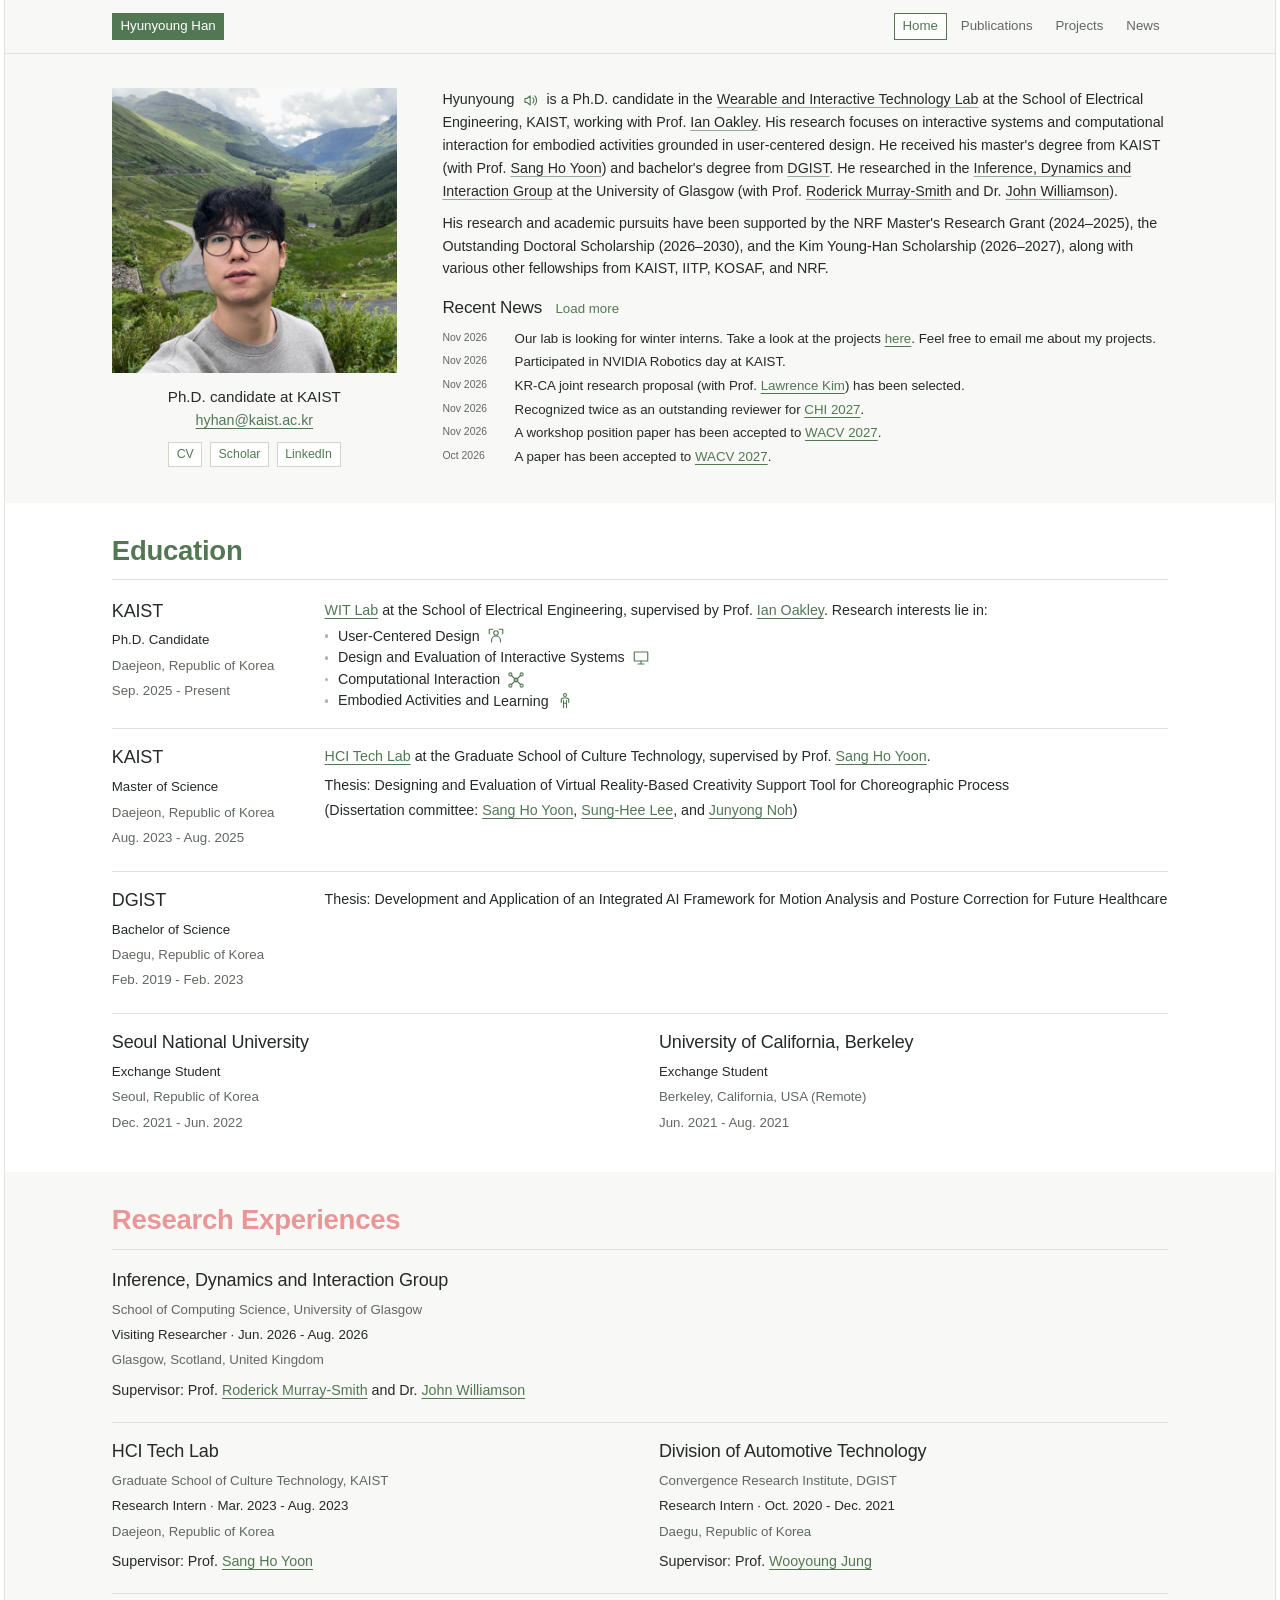
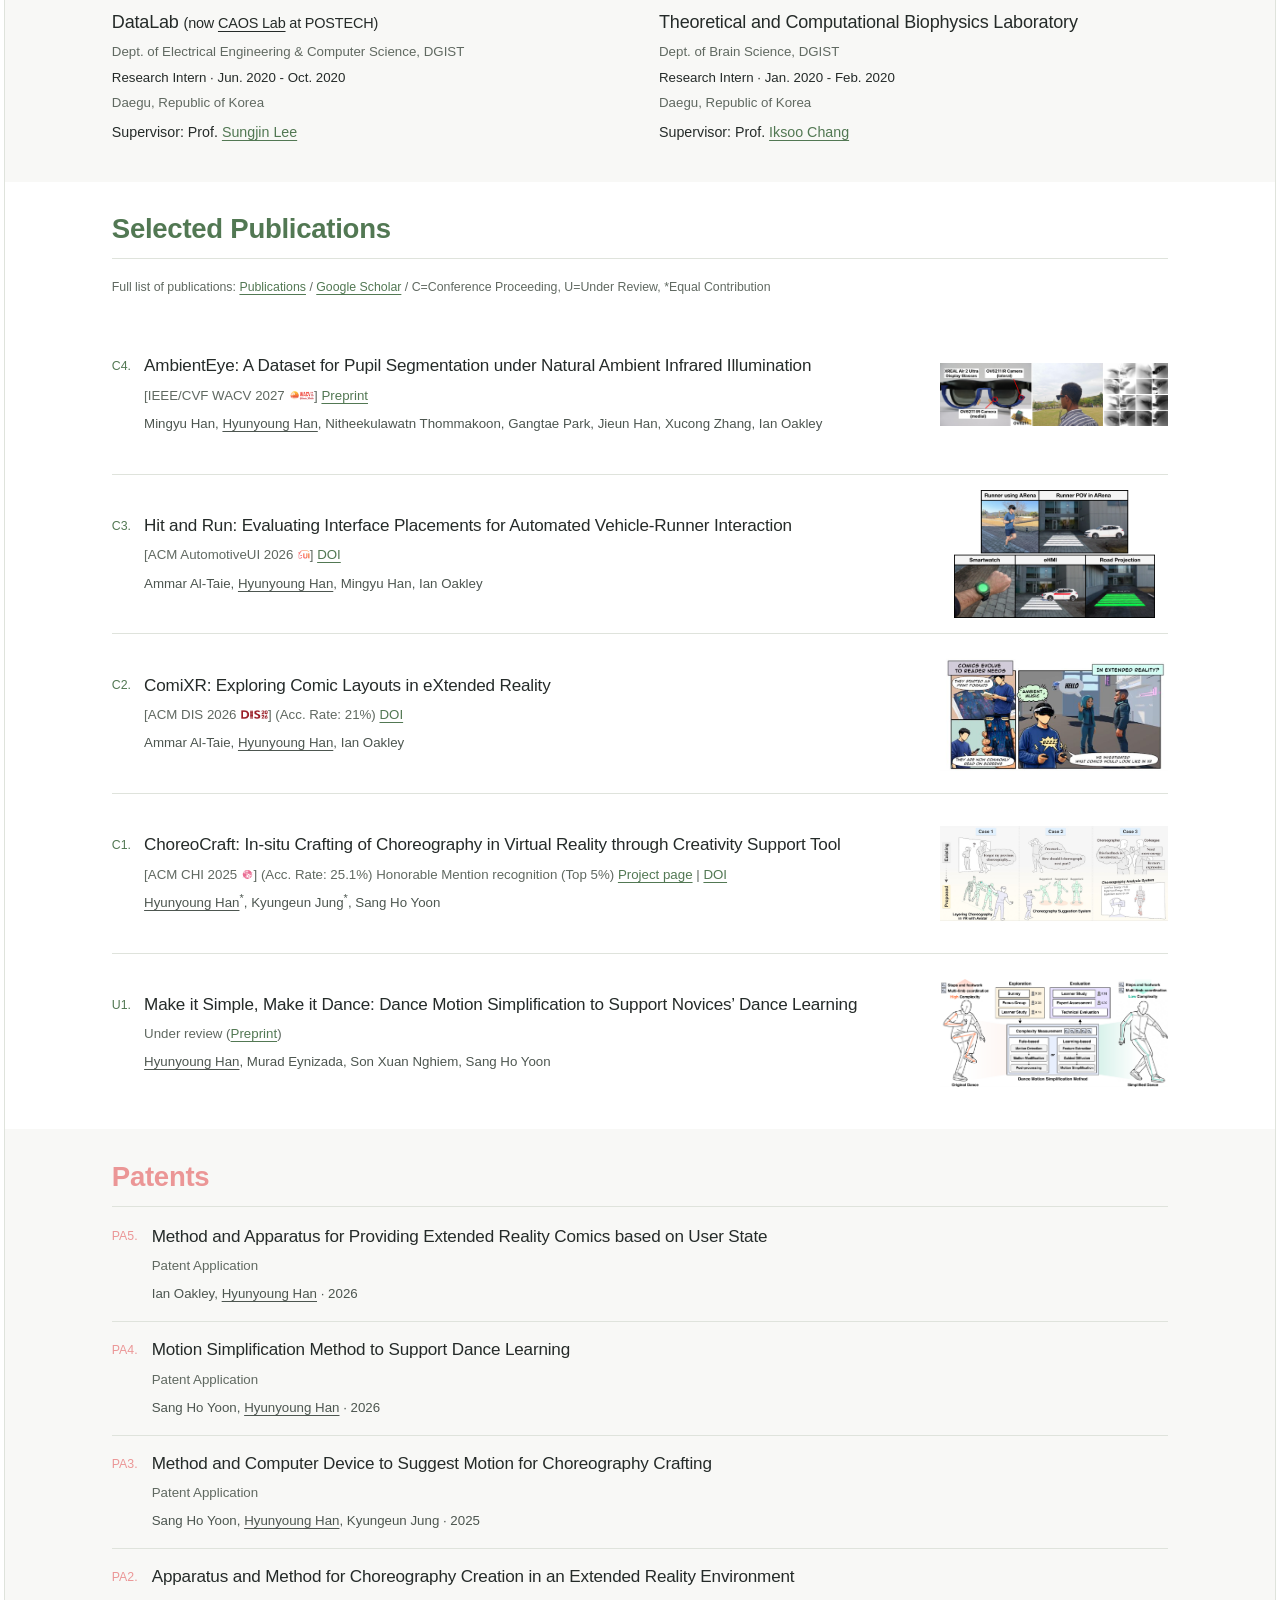
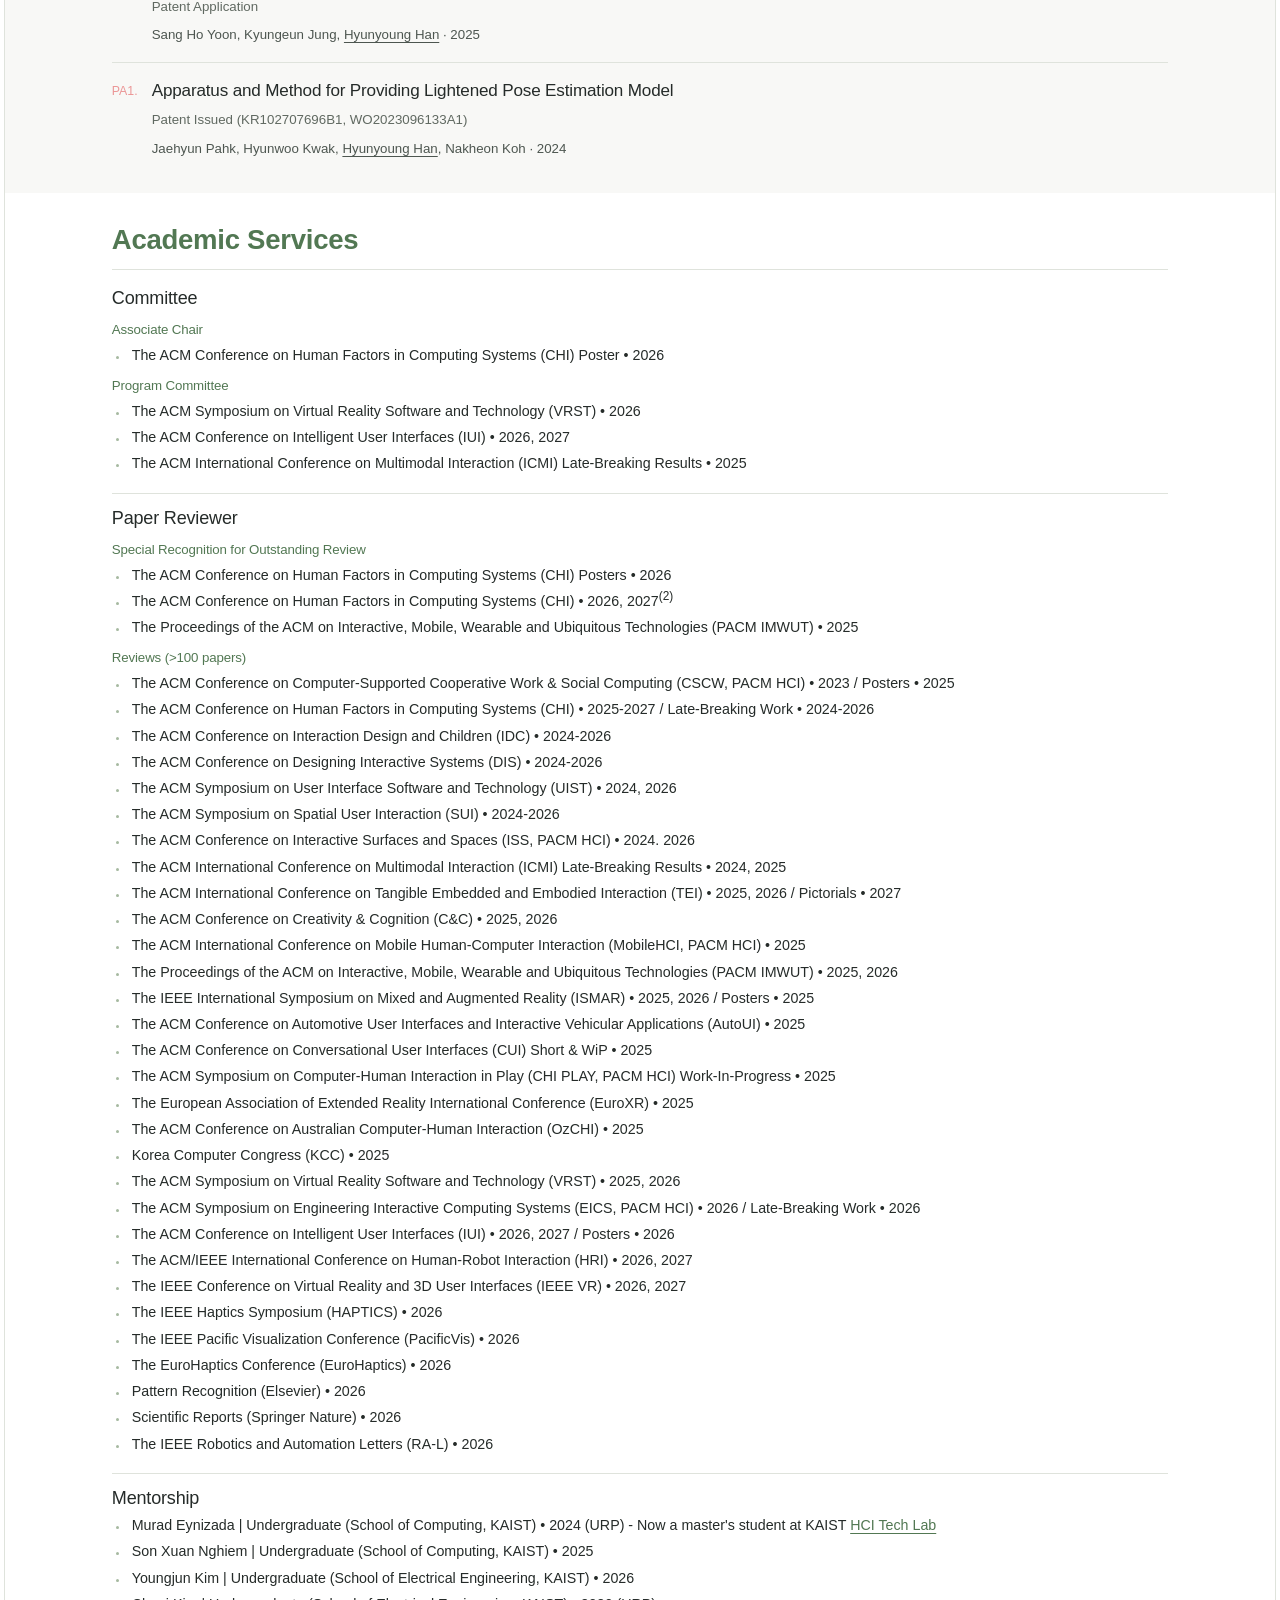
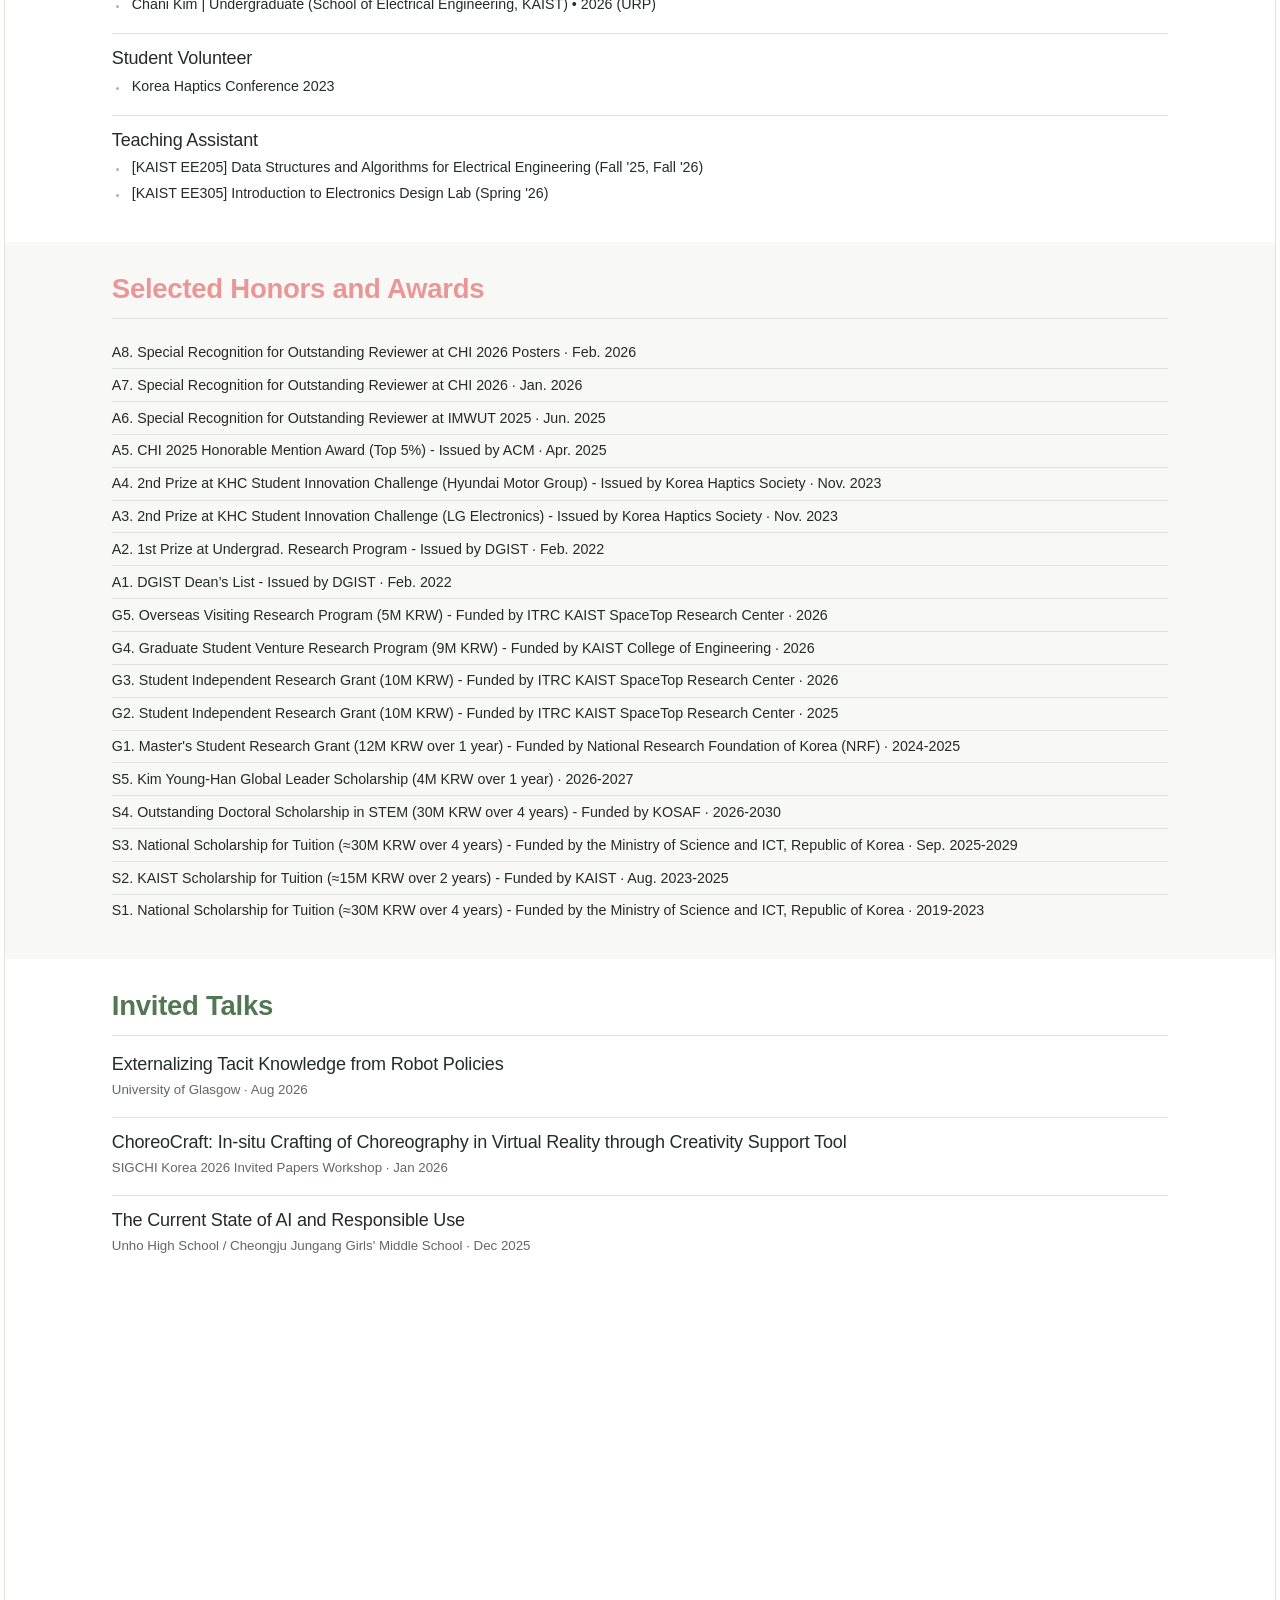
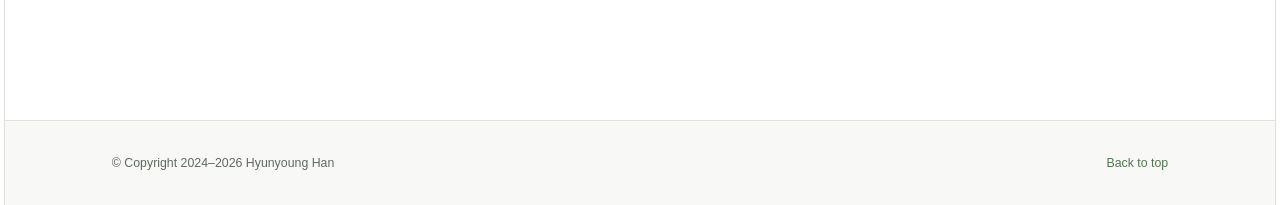
<file: index.html>
<!doctype html>
<html lang="en">
<head>
  <meta charset="utf-8">
  <meta name="viewport" content="width=device-width, initial-scale=1">
  <meta name="description" content="Hyunyoung Han, Ph.D. candidate at KAIST. Research in interactive systems, computational interaction, and embodied activities.">
  <meta name="theme-color" content="#f8f8f6">
  <title>Hyunyoung Han</title>
  <link rel="icon" href="assets/avatar.png" type="image/png">
  <link rel="stylesheet" href="styles.css?v=compact-research-labels">
  <link rel="stylesheet" href="scroll-companions.css?v=companion-fade">
  <link rel="stylesheet" href="name-pronunciation.css?v=icon-alignment">
  <link rel="stylesheet" href="research-fields.css?v=compact-research-labels">
  <script src="venue-logos.js" defer></script>
  <script src="section-scroll.js" defer></script>
  <script src="scroll-companions.js?v=companion-fade" defer></script>
  <script src="name-pronunciation.js?v=profile-pronunciation" defer></script>
  <script src="research-fields-data.js?v=selected-publication-links" defer></script>
  <script src="research-fields.js?v=parenthesized-citations" defer></script>
  <link rel="stylesheet" href="visitor-analytics.css?v=umami-1">
<script id="umami-tracker" defer src="https://cloud.umami.is/script.js" data-website-id="d00022d2-d0fc-4fb6-8244-9f86fc908d3f" data-domains="hynynghan.github.io" data-do-not-track="true" data-exclude-search="true" data-exclude-hash="true"></script>
<script id="visitor-analytics" defer src="visitor-analytics.js?v=umami-1" data-public-board-url=""></script>
</head>
<body id="top">
  <a class="skip-link" href="#main">Skip to main content</a>
  <div class="site-frame">
    <header class="site-header">
      <div class="header-inner">
        <a class="identity" href="index.html">Hyunyoung Han</a>
        <nav class="main-nav" aria-label="Main navigation"><a href="index.html" aria-current="page">Home</a>
<a href="publications.html">Publications</a>
<a href="projects.html">Projects</a>
<a href="news.html">News</a></nav>
      </div>
    </header>
    <main id="main"><section id="about" class="about-section" aria-labelledby="about-title">
  <div class="section-inner">
    <h1 id="about-title" class="visually-hidden">About Me</h1>
    <div class="about-grid">
      <figure class="profile">
        <img class="portrait" src="assets/portrait.jpg" alt="Hyunyoung Han in a green mountain valley" width="600" height="600" fetchpriority="high">
        <figcaption class="profile-caption">
          <p class="profile-role">Ph.D. candidate at KAIST</p>
          <a class="profile-email" href="mailto:hyhan@kaist.ac.kr">hyhan@kaist.ac.kr</a>
          <div class="profile-links">
            <a href="https://drive.google.com/file/d/1UQ7lHcUJcRKM4TcZH2O5V0j1UzNZeFrt/view?usp=sharing" aria-label="Curriculum Vitae">CV</a>
            <a href="https://scholar.google.com/citations?user=zHcfiw0AAAAJ&amp;hl" aria-label="Google Scholar">Scholar</a>
            <a href="https://www.linkedin.com/in/hyhan">LinkedIn</a>
          </div>
        </figcaption>
      </figure>
      <div class="about-copy">
        <div class="bio"><p><span class="name-with-pronunciation">Hyunyoung <button class="name-pronunciation" type="button" data-name="현영" data-audio="assets/audio/hyunyoung-ko-natural.wav" aria-label="Listen to Hyunyoung (현영): AI-generated Korean pronunciation" aria-describedby="name-pronunciation-status" title="Hyunyoung (현영) — AI-generated Korean pronunciation" hidden><svg viewBox="0 0 24 24" aria-hidden="true" focusable="false"><path d="M11 5 6 9H3v6h3l5 4V5Z"/><path d="M15 8a6 6 0 0 1 0 8M18 5a10 10 0 0 1 0 14"/></svg></button></span> is a Ph.D. candidate in the <a href="https://wit.kaist.ac.kr/home">Wearable and Interactive Technology Lab</a> at the School of Electrical Engineering, KAIST, working with Prof. <a href="https://scholar.google.com/citations?hl=en&amp;user=eth0NcUAAAAJ">Ian Oakley</a>. His research focuses on <strong>interactive systems</strong> and <strong>computational interaction</strong> for embodied activities grounded in user-centered design. He received his master&#x27;s degree from KAIST (with Prof. <a href="https://sanghoy.com/">Sang Ho Yoon</a>) and bachelor&#x27;s degree from <a href="https://www.dgist.ac.kr/eng/index.do">DGIST</a>. He researched in the <a href="https://www.gla.ac.uk/schools/computing/research/researchsections/ida-section/inferencedynamicsandinteraction/">Inference, Dynamics and Interaction Group</a> at the University of Glasgow (with Prof. <a href="https://scholar.google.com/citations?user=laX7LzQAAAAJ&amp;hl=en">Roderick Murray-Smith</a> and Dr. <a href="https://scholar.google.com/citations?hl=en&amp;user=fcvb8f8AAAAJ&amp;view_op=list_works&amp;sortby=pubdate">John Williamson</a>).</p>
<p id="name-pronunciation-status" class="name-pronunciation-status" role="status" aria-live="polite"></p>
<p>His research and academic pursuits have been supported by the NRF Master&#x27;s Research Grant (2024–2025), the Outstanding Doctoral Scholarship (2026–2030), and the Kim Young-Han Scholarship (2026–2027), along with various other fellowships from KAIST, IITP, KOSAF, and NRF.</p>
</div>
        <section id="recent-news" class="recent-news" aria-labelledby="recent-news-title">
          <div class="recent-news-heading">
            <h2 id="recent-news-title">Recent News</h2>
            <a class="news-more" href="news.html">Load more</a>
          </div>
          <ul class="news-list">
            <li><time datetime="2026-11">Nov 2026</time> <span>Our lab is looking for winter interns. Take a look at the projects <a href="https://docs.google.com/presentation/d/1aNriNH0fanv6N2sJel0CICK9tgWz3bsf/edit?slide=id.p1#slide=id.p1">here</a>. Feel free to email me about my projects.</span></li>
            <li><time datetime="2026-11">Nov 2026</time> <span>Participated in NVIDIA Robotics day at KAIST.</span></li>
            <li><time datetime="2026-11">Nov 2026</time> <span>KR-CA joint research proposal (with Prof. <a href='https://www.lhkim.com/'>Lawrence Kim</a>) has been selected.</span></li>
            <li><time datetime="2026-11">Nov 2026</time> <span>Recognized twice as an outstanding reviewer for <a href="https://chi2027.acm.org/">CHI 2027</a>.</span></li>
            <li><time datetime="2026-11">Nov 2026</time> <span>A workshop position paper has been accepted to <a href="https://wacv.thecvf.com/">WACV 2027</a>.</span></li>
            <li><time datetime="2026-10">Oct 2026</time> <span>A paper has been accepted to <a href="https://wacv.thecvf.com/">WACV 2027</a>.</span></li>
          </ul>
        </section>
      </div>
    </div>
  </div>
</section>

<section id="education" class="content-section" aria-labelledby="education-title">
  <div class="section-inner">
    <header class="section-heading"><h2 id="education-title">Education</h2></header>
    <div class="section-body">
<article class="entry">
<div class="education-summary">
<h3 class="entry-title">KAIST</h3>
<div class="entry-meta"><p>Ph.D. Candidate</p><p>Daejeon, Republic of Korea</p><p>Sep. 2025 - Present</p></div>
</div>
<div class="education-details">
<p class="entry-detail"><a href="https://wit.kaist.ac.kr/home">WIT Lab</a> at the School of Electrical Engineering, supervised by Prof. <a href="https://scholar.google.com/citations?hl=en&amp;user=eth0NcUAAAAJ">Ian Oakley</a>. Research interests lie in:</p>
<ul class="research-interests">
<li>User-Centered <span class="research-field-ending">Design <button class="research-field-button" type="button" data-research-field="user-centered" aria-label="Explore User-Centered Design" aria-haspopup="dialog" aria-controls="research-field-popover" aria-expanded="false" title="Explore User-Centered Design" hidden><svg viewBox="0 0 24 24" aria-hidden="true" focusable="false"><circle cx="12" cy="8" r="3"/><path d="M6 20v-2a6 6 0 0 1 12 0v2M3 9V3h5M16 3h5v6"/></svg></button></span></li>
<li>Design and Evaluation of Interactive <span class="research-field-ending">Systems <button class="research-field-button" type="button" data-research-field="interactive-systems" aria-label="Explore Design and Evaluation of Interactive Systems" aria-haspopup="dialog" aria-controls="research-field-popover" aria-expanded="false" title="Explore Design and Evaluation of Interactive Systems" hidden><svg viewBox="0 0 24 24" aria-hidden="true" focusable="false"><rect x="3" y="4" width="18" height="12"/><path d="M12 16v4M8 20h8"/></svg></button></span></li>
<li>Computational <span class="research-field-ending">Interaction <button class="research-field-button" type="button" data-research-field="computational" aria-label="Explore Computational Interaction" aria-haspopup="dialog" aria-controls="research-field-popover" aria-expanded="false" title="Explore Computational Interaction" hidden><svg viewBox="0 0 24 24" aria-hidden="true" focusable="false"><path d="m6 6 5 5M6 18l5-5m2-2 5-5m-5 7 5 5"/><circle cx="4.5" cy="4.5" r="2"/><circle cx="4.5" cy="19.5" r="2"/><circle cx="12" cy="12" r="2.5"/><circle cx="19.5" cy="4.5" r="2"/><circle cx="19.5" cy="19.5" r="2"/></svg></button></span></li>
<li>Embodied Activities and <span class="research-field-ending">Learning <button class="research-field-button" type="button" data-research-field="embodied" aria-label="Explore Embodied Activities and Learning" aria-haspopup="dialog" aria-controls="research-field-popover" aria-expanded="false" title="Explore Embodied Activities and Learning" hidden><svg viewBox="0 0 24 24" aria-hidden="true" focusable="false"><circle cx="12" cy="4" r="2"/><path d="M7 14v-3a3 3 0 0 1 3-3h4a3 3 0 0 1 3 3v3"/><path d="M10 11v10m4-10v10M10 15h4"/></svg></button></span></li>
</ul>
</div>
</article>
<article class="entry">
<div class="education-summary">
<h3 class="entry-title">KAIST</h3>
<div class="entry-meta"><p>Master of Science</p><p>Daejeon, Republic of Korea</p><p>Aug. 2023 - Aug. 2025</p></div>
</div>
<div class="education-details">
<p class="entry-detail"><a href="https://hcitech.org/index.html">HCI Tech Lab</a> at the Graduate School of Culture Technology, supervised by Prof. <a href="http://hcidesigner.weebly.com/about.html">Sang Ho Yoon</a>.</p>
<p class="entry-detail"><strong>Thesis:</strong> Designing and Evaluation of Virtual Reality-Based Creativity Support Tool for Choreographic Process <br>(Dissertation committee: <a href="https://scholar.google.com/citations?user=ejaRQn8AAAAJ&amp;hl=en">Sang Ho Yoon</a>, <a href="https://scholar.google.com/citations?user=AVII4wsAAAAJ&amp;hl=en">Sung-Hee Lee</a>, and <a href="https://scholar.google.com/citations?user=u75_aBgAAAAJ&amp;hl=en">Junyong Noh</a>)</p>
</div>
</article>
<article class="entry">
<div class="education-summary">
<h3 class="entry-title">DGIST</h3>
<div class="entry-meta"><p>Bachelor of Science</p><p>Daegu, Republic of Korea</p><p>Feb. 2019 - Feb. 2023</p></div>
</div>
<div class="education-details">
<p class="entry-detail"><strong>Thesis:</strong> Development and Application of an Integrated AI Framework for Motion Analysis and Posture Correction for Future Healthcare</p>
</div>
</article>
<div class="education-exchanges">
<article class="entry exchange-entry">
<h3 class="entry-title">Seoul National University</h3>
<div class="entry-meta"><p>Exchange Student</p><p>Seoul, Republic of Korea</p><p>Dec. 2021 - Jun. 2022</p></div>
</article>
<article class="entry exchange-entry">
<h3 class="entry-title">University of California, Berkeley</h3>
<div class="entry-meta"><p>Exchange Student</p><p>Berkeley, California, USA (Remote)</p><p>Jun. 2021 - Aug. 2021</p></div>
</article>
</div>
    </div>
  </div>
</section>

<section id="experience" class="content-section" aria-labelledby="experience-title">
  <div class="section-inner">
    <header class="section-heading"><h2 id="experience-title">Research Experiences</h2></header>
    <div class="section-body">
<article class="entry">
<h3 class="entry-title">Inference, Dynamics and Interaction Group</h3>
<div class="entry-meta">
<p class="experience-affiliation">School of Computing Science, University of Glasgow</p>
<p class="experience-role-line"><span class="experience-role">Visiting Researcher</span><span aria-hidden="true"> · </span><span class="experience-dates">Jun. 2026 - Aug. 2026</span></p>
<p class="experience-location">Glasgow, Scotland, United Kingdom</p>
</div>
<p class="entry-detail">Supervisor: Prof. <a href="https://scholar.google.com/citations?user=laX7LzQAAAAJ&amp;hl=en">Roderick Murray-Smith</a> and Dr. <a href="https://scholar.google.com/citations?hl=en&amp;user=fcvb8f8AAAAJ&amp;view_op=list_works&amp;sortby=pubdate">John Williamson</a></p>
</article>
<div class="experience-pair">
<article class="entry">
<h3 class="entry-title">HCI Tech Lab</h3>
<div class="entry-meta">
<p class="experience-affiliation">Graduate School of Culture Technology, KAIST</p>
<p class="experience-role-line"><span class="experience-role">Research Intern</span><span aria-hidden="true"> · </span><span class="experience-dates">Mar. 2023 - Aug. 2023</span></p>
<p class="experience-location">Daejeon, Republic of Korea</p>
</div>
<p class="entry-detail">Supervisor: Prof. <a href="https://sanghoy.com/">Sang Ho Yoon</a></p>
</article>
<article class="entry">
<h3 class="entry-title">Division of Automotive Technology</h3>
<div class="entry-meta">
<p class="experience-affiliation">Convergence Research Institute, DGIST</p>
<p class="experience-role-line"><span class="experience-role">Research Intern</span><span aria-hidden="true"> · </span><span class="experience-dates">Oct. 2020 - Dec. 2021</span></p>
<p class="experience-location">Daegu, Republic of Korea</p>
</div>
<p class="entry-detail">Supervisor: Prof. <a href="https://scholar.dgist.ac.kr/researcher/89f9ed5a-a134-42be-8060-cd48212ee541">Wooyoung Jung</a></p>
</article>
</div>
<div class="experience-pair">
<article class="entry">
<h3 class="entry-title">DataLab <span class="entry-title-note">(now <a href="https://www.caos.postech.ac.kr/">CAOS Lab</a> at POSTECH)</span></h3>
<div class="entry-meta">
<p class="experience-affiliation">Dept. of Electrical Engineering &amp; Computer Science, DGIST</p>
<p class="experience-role-line"><span class="experience-role">Research Intern</span><span aria-hidden="true"> · </span><span class="experience-dates">Jun. 2020 - Oct. 2020</span></p>
<p class="experience-location">Daegu, Republic of Korea</p>
</div>
<p class="entry-detail">Supervisor: Prof. <a href="https://chamdoo.github.io/">Sungjin Lee</a></p>
</article>
<article class="entry">
<h3 class="entry-title">Theoretical and Computational Biophysics Laboratory</h3>
<div class="entry-meta">
<p class="experience-affiliation">Dept. of Brain Science, DGIST</p>
<p class="experience-role-line"><span class="experience-role">Research Intern</span><span aria-hidden="true"> · </span><span class="experience-dates">Jan. 2020 - Feb. 2020</span></p>
<p class="experience-location">Daegu, Republic of Korea</p>
</div>
<p class="entry-detail">Supervisor: Prof. <a href="https://biophysics.dgist.ac.kr/index.htm">Iksoo Chang</a></p>
</article>
</div>
    </div>
  </div>
</section>

<section id="publications" class="content-section" aria-labelledby="publications-title">
  <div class="section-inner">
    <header class="section-heading"><h2 id="publications-title">Selected Publications</h2></header>
    <svg class="venue-filter-defs" xmlns="http://www.w3.org/2000/svg" width="0" height="0" aria-hidden="true" focusable="false">
      <defs>
        <!-- Render the official white/maroon DIS bitmap with transparent white and its original #991d26 ink. -->
        <filter id="dis-logo-transparent" color-interpolation-filters="sRGB" x="0" y="0" width="100%" height="100%">
          <feColorMatrix type="matrix" values="0 0 0 0 0.6  0 0 0 0 0.11372549  0 0 0 0 0.14901961  0 -1.12831858 0 0 1.12831858"/>
          <feComposite in2="SourceGraphic" operator="in"/>
        </filter>
      </defs>
    </svg>
    <div class="section-body">
<p class="section-note">Full list of publications: <a href="publications.html">Publications</a> / <a href="https://scholar.google.com/citations?user=zHcfiw0AAAAJ&amp;hl=ko&amp;oi=ao">Google Scholar</a> / C=Conference Proceeding, U=Under Review, *Equal Contribution</p>
<article class="entry publication" id="publication-c4" data-publication="C4">
<div class="publication-copy">
<h3 class="entry-title"><span class="publication-code">C4.</span> AmbientEye: A Dataset for Pupil Segmentation under Natural Ambient Infrared Illumination</h3>
<p class="entry-meta"><span class="publication-venue"><span class="venue-label">[IEEE/CVF WACV 2027</span><span class="venue-logo-end"><a class="venue-logo-link" href="https://wacv.thecvf.com/" aria-label="WACV 2027 official website"><img class="venue-logo" src="assets/venues/wacv-2027.png" alt="" width="740" height="274" decoding="async" data-ink-height="274" data-ink-bottom="0"></a>]</span></span> <a href="https://arxiv.org/abs/2606.03774"><strong>Preprint</strong></a></p>
<p class="authors">Mingyu Han, <span class="author-self">Hyunyoung Han</span>, Nitheekulawatn Thommakoon, Gangtae Park, Jieun Han, Xucong Zhang, Ian Oakley</p>
</div>
<figure class="publication-media">
<a class="publication-teaser" href="assets/publications/ambienteye.png" aria-label="View C4 teaser image"><img src="assets/publications/ambienteye.png" alt="AmbientEye teaser: infrared camera glasses, outdoor data collection, and eye image samples" width="2016" height="565" loading="lazy" decoding="async"></a>
</figure>
</article>
<article class="entry publication" id="publication-c3" data-publication="C3">
<div class="publication-copy">
<h3 class="entry-title"><span class="publication-code">C3.</span> Hit and Run: Evaluating Interface Placements for Automated Vehicle-Runner Interaction</h3>
<p class="entry-meta"><span class="publication-venue"><span class="venue-label">[ACM AutomotiveUI 2026</span><span class="venue-logo-end"><a class="venue-logo-link" href="https://www.auto-ui.org/26/" aria-label="AutomotiveUI 2026 official website"><img class="venue-logo" src="assets/venues/autoui-2026.png" alt="" width="609" height="500" decoding="async" data-ink-height="482" data-ink-bottom="2"></a>]</span></span> <a href="https://dl.acm.org/doi/10.1145/3828157.3828764"><strong>DOI</strong></a></p> 
<p class="authors">Ammar Al-Taie, <span class="author-self">Hyunyoung Han</span>, Mingyu Han, Ian Oakley</p>
</div>
<figure class="publication-media">
<a class="publication-teaser" href="assets/publications/hit-and-run.png" aria-label="View C3 teaser image"><img src="assets/publications/hit-and-run.png" alt="Hit and Run teaser: a runner using ARena and the smartwatch, eHMI, and road projection interfaces for automated vehicle–runner interaction" width="1957" height="1248" loading="lazy" decoding="async"></a>
</figure>
</article>
<article class="entry publication" id="publication-c2" data-publication="C2">
<div class="publication-copy">
<h3 class="entry-title"><span class="publication-code">C2.</span> ComiXR: Exploring Comic Layouts in eXtended Reality</h3>
<p class="entry-meta"><span class="publication-venue"><span class="venue-label">[ACM DIS 2026</span><span class="venue-logo-end"><a class="venue-logo-link" href="https://dis.acm.org/2026/" aria-label="DIS 2026 official website"><img class="venue-logo venue-logo--dis" src="assets/venues/dis-2026.png" alt="" width="300" height="108" decoding="async" data-ink-height="102" data-ink-bottom="3"></a>]</span></span> (Acc. Rate: 21%) <a href="https://dl.acm.org/doi/10.1145/3800645.3812857"><strong>DOI</strong></a></p>
<p class="authors">Ammar Al-Taie, <span class="author-self">Hyunyoung Han</span>, Ian Oakley</p>
</div>
<figure class="publication-media">
<a class="publication-teaser" href="assets/publications/comixr.jpg" aria-label="View C2 teaser image"><img src="assets/publications/comixr.jpg" alt="ComiXR teaser: creating and reading comics in extended reality" width="602" height="305" loading="lazy" decoding="async"></a>
</figure>
</article>
<article class="entry publication" id="publication-c1" data-publication="C1">
<div class="publication-copy">
<h3 class="entry-title"><span class="publication-code">C1.</span> ChoreoCraft: In-situ Crafting of Choreography in Virtual Reality through Creativity Support Tool</h3>
<p class="entry-meta"><span class="publication-venue"><span class="venue-label">[ACM CHI 2025</span><span class="venue-logo-end"><a class="venue-logo-link" href="https://chi2025.acm.org/" aria-label="CHI 2025 official website"><img class="venue-logo" src="assets/venues/chi-2025.svg" alt="" width="200" height="160" decoding="async" data-ink-height="159" data-ink-bottom="1"></a>]</span></span> (Acc. Rate: 25.1%) <strong>Honorable Mention recognition (Top 5%)</strong> <a href="https://choreocraft.hcitech.org/"><strong>Project page</strong></a> <strong>| </strong><a href="https://dl.acm.org/doi/10.1145/3706598.3714220"><strong>DOI</strong></a></p>
<p class="authors"><span class="author-self">Hyunyoung Han</span><sup>*</sup>, Kyungeun Jung<sup>*</sup>, Sang Ho Yoon</p>
</div>
<figure class="publication-media">
<a class="publication-teaser" href="assets/project-01.jpg" aria-label="View C1 teaser image"><img src="assets/project-01.jpg" alt="ChoreoCraft teaser: choreography creation, suggestions, and analysis in virtual reality" width="1280" height="536" loading="lazy" decoding="async"></a>
</figure>
</article>

<article class="entry publication" id="publication-u1" data-publication="U1">
<div class="publication-copy">
<h3 class="entry-title"><span class="publication-code">U1.</span> Make it Simple, Make it Dance: Dance Motion Simplification to Support Novices’ Dance Learning</h3>
<p class="entry-meta">Under review (<a href="https://doi.org/10.48550/arXiv.2604.10490"><strong>Preprint</strong></a>)</p>
<p class="authors"><span class="author-self">Hyunyoung Han</span>, Murad Eynizada, Son Xuan Nghiem, Sang Ho Yoon</p>
</div>
<figure class="publication-media">
<a class="publication-teaser" href="assets/publications/make-it-simple-make-it-dance.png" aria-label="View U1 teaser image"><img src="assets/publications/make-it-simple-make-it-dance.png" alt="Make it Simple, Make it Dance teaser: research process and methods for simplifying dance motions" width="2027" height="961" loading="lazy" decoding="async"></a>
</figure>
</article>
    </div>
  </div>
</section>

<section id="patents" class="content-section" aria-labelledby="patents-title">
  <div class="section-inner">
    <header class="section-heading"><h2 id="patents-title">Patents</h2></header>
    <div class="section-body">
<article class="entry publication">
<h3 class="entry-title"><span class="publication-code">PA5.</span> Method and Apparatus for Providing Extended Reality Comics based on User State</h3>
<p class="entry-meta">Patent Application</p>
<p class="authors">Ian Oakley, <span class="author-self">Hyunyoung Han</span> · 2026</p>
</article>
<article class="entry publication">
<h3 class="entry-title"><span class="publication-code">PA4.</span> Motion Simplification Method to Support Dance Learning</h3>
<p class="entry-meta">Patent Application</p>
<p class="authors">Sang Ho Yoon, <span class="author-self">Hyunyoung Han</span> · 2026</p>
</article>
<article class="entry publication">
<h3 class="entry-title"><span class="publication-code">PA3.</span> Method and Computer Device to Suggest Motion for Choreography Crafting</h3>
<p class="entry-meta">Patent Application</p>
<p class="authors">Sang Ho Yoon, <span class="author-self">Hyunyoung Han</span>, Kyungeun Jung · 2025</p>
</article>
<article class="entry publication">
<h3 class="entry-title"><span class="publication-code">PA2.</span> Apparatus and Method for Choreography Creation in an Extended Reality Environment</h3>
<p class="entry-meta">Patent Application</p>
<p class="authors">Sang Ho Yoon, Kyungeun Jung, <span class="author-self">Hyunyoung Han</span> · 2025</p>
</article>
<article class="entry publication">
<h3 class="entry-title"><span class="publication-code">PA1.</span> Apparatus and Method for Providing Lightened Pose Estimation Model</h3>
<p class="entry-meta">Patent Issued (KR102707696B1, WO2023096133A1)</p>
<p class="authors">Jaehyun Pahk, Hyunwoo Kwak, <span class="author-self">Hyunyoung Han</span>, Nakheon Koh · 2024</p>
</article>
    </div>
  </div>
</section>

<section id="service" class="content-section" aria-labelledby="service-title">
  <div class="section-inner">
    <header class="section-heading"><h2 id="service-title">Academic Services</h2></header>
    <div class="section-body">
<div class="service-group"><h3 class="entry-title">Committee</h3><h4 class="service-subheading">Associate Chair</h4><ul class="compact-list">
<li>The ACM Conference on Human Factors in Computing Systems (<strong>CHI</strong>) Poster • 2026</li>
</ul><h4 class="service-subheading">Program Committee</h4><ul class="compact-list">
<li>The ACM Symposium on Virtual Reality Software and Technology (<strong>VRST</strong>) • 2026</li>
<li>The ACM Conference on Intelligent User Interfaces (<strong>IUI</strong>) • 2026, 2027</li>
<li>The ACM International Conference on Multimodal Interaction (<strong>ICMI</strong>) Late-Breaking Results • 2025</li>
</ul></div>
<div class="service-group"><h3 class="entry-title">Paper Reviewer</h3><h4 class="service-subheading">Special Recognition for Outstanding Review</h4><ul class="compact-list">
<li>The ACM Conference on Human Factors in Computing Systems (<strong>CHI</strong>) Posters • 2026</li>
<li>The ACM Conference on Human Factors in Computing Systems (<strong>CHI</strong>) • 2026, 2027<sup>(2)</sup></li>
<li>The Proceedings of the ACM on Interactive, Mobile, Wearable and Ubiquitous Technologies (<strong>PACM</strong> <strong>IMWUT</strong>) • 2025</li>
</ul><h4 class="service-subheading">Reviews (&gt;100 papers)</h4><ul class="compact-list">
<li>The ACM Conference on Computer-Supported Cooperative Work &amp; Social Computing (<strong>CSCW, PACM HCI</strong>) • 2023 / Posters • 2025</li>
<li>The ACM Conference on Human Factors in Computing Systems (<strong>CHI</strong>) • 2025-2027 / Late-Breaking Work • 2024-2026</li>
<li>The ACM Conference on Interaction Design and Children (<strong>IDC</strong>) • 2024-2026</li>
<li>The ACM Conference on Designing Interactive Systems (<strong>DIS</strong>) • 2024-2026</li>
<li>The ACM Symposium on User Interface Software and Technology (<strong>UIST</strong>) • 2024, 2026</li>
<li>The ACM Symposium on Spatial User Interaction (<strong>SUI</strong>) • 2024-2026</li>
<li>The ACM Conference on Interactive Surfaces and Spaces (<strong>ISS, PACM HCI</strong>) • 2024. 2026</li>
<li>The ACM International Conference on Multimodal Interaction (<strong>ICMI</strong>) Late-Breaking Results • 2024, 2025</li>
<li>The ACM International Conference on Tangible Embedded and Embodied Interaction (<strong>TEI</strong>) • 2025, 2026 / Pictorials • 2027</li>
<li>The ACM Conference on Creativity &amp; Cognition (<strong>C&amp;C</strong>) • 2025, 2026</li>
<li>The ACM International Conference on Mobile Human-Computer Interaction (<strong>MobileHCI, PACM HCI</strong>) • 2025</li>
<li>The Proceedings of the ACM on Interactive, Mobile, Wearable and Ubiquitous Technologies (<strong>PACM</strong> <strong>IMWUT</strong>) • 2025, 2026</li>
<li>The IEEE International Symposium on Mixed and Augmented Reality (<strong>ISMAR</strong>) • 2025, 2026 / Posters • 2025</li>
<li>The ACM Conference on Automotive User Interfaces and Interactive Vehicular Applications (<strong>AutoUI</strong>) • 2025</li>
<li>The ACM Conference on Conversational User Interfaces (<strong>CUI</strong>) Short &amp; WiP • 2025</li>
<li>The ACM Symposium on Computer-Human Interaction in Play (<strong>CHI PLAY, PACM HCI</strong>) Work-In-Progress • 2025</li>
<li>The European Association of Extended Reality International Conference (<strong>EuroXR</strong>) • 2025</li>
<li>The ACM Conference on Australian Computer-Human Interaction (<strong>OzCHI</strong>) • 2025</li>
<li>Korea Computer Congress (<strong>KCC</strong>) • 2025</li>
<li>The ACM Symposium on Virtual Reality Software and Technology (<strong>VRST</strong>) • 2025, 2026</li>
<li>The ACM Symposium on Engineering Interactive Computing Systems (<strong>EICS, PACM HCI</strong>) • 2026 / Late-Breaking Work • 2026</li>
<li>The ACM Conference on Intelligent User Interfaces (<strong>IUI</strong>) • 2026, 2027 / Posters • 2026</li>
<li>The ACM/IEEE International Conference on Human-Robot Interaction (<strong>HRI</strong>) • 2026, 2027</li>
<li>The IEEE Conference on Virtual Reality and 3D User Interfaces (<strong>IEEE VR</strong>) • 2026, 2027</li>
<li>The IEEE Haptics Symposium (<strong>HAPTICS</strong>) • 2026</li>
<li>The IEEE Pacific Visualization Conference (<strong>PacificVis</strong>) • 2026</li>
<li>The EuroHaptics Conference (<strong>EuroHaptics</strong>) • 2026</li>
<li>Pattern Recognition (Elsevier) • 2026</li>
<li>Scientific Reports (Springer Nature) • 2026</li>
<li>The IEEE Robotics and Automation Letters (RA-L) • 2026</li>
</ul></div>
<div class="service-group"><h3 class="entry-title">Mentorship</h3><ul class="compact-list">
<li><strong>Murad Eynizada </strong>| Undergraduate (School of Computing, KAIST) • 2024 (URP) - Now a master's student at KAIST <a href="https://hcitech.org/">HCI Tech Lab</a></li>
<li><strong>Son Xuan Nghiem</strong> | Undergraduate (School of Computing, KAIST) • 2025</li>
<li><strong>Youngjun Kim</strong> | Undergraduate (School of Electrical Engineering, KAIST) • 2026</li>
<li><strong>Chani Kim</strong> | Undergraduate (School of Electrical Engineering, KAIST) • 2026 (URP)</li>
</ul></div>
<div class="service-group"><h3 class="entry-title">Student Volunteer</h3><ul class="compact-list">
<li>Korea Haptics Conference 2023</li>
</ul></div>
<div class="service-group"><h3 class="entry-title">Teaching Assistant</h3><ul class="compact-list">
<li>[KAIST EE205] Data Structures and Algorithms for Electrical Engineering (Fall '25, Fall '26)</li>
<li>[KAIST EE305] Introduction to Electronics Design Lab (Spring '26)</li>
</ul></div>
    </div>
  </div>
</section>

<section id="awards" class="content-section" aria-labelledby="awards-title">
  <div class="section-inner">
    <header class="section-heading"><h2 id="awards-title">Selected Honors and Awards</h2></header>
    <div class="section-body">
<ul class="compact-list">
<li><strong>A8. Special Recognition for Outstanding Reviewer at CHI 2026 Posters</strong> · Feb. 2026</li>
<li><strong>A7. Special Recognition for Outstanding Reviewer at CHI 2026</strong> · Jan. 2026</li>
<li><strong>A6. Special Recognition for Outstanding Reviewer at IMWUT 2025</strong> · Jun. 2025</li>
<li><strong>A5. CHI 2025 Honorable Mention Award (Top 5%)</strong> - Issued by ACM · Apr. 2025</li>
<li><strong>A4. 2nd Prize at KHC Student Innovation Challenge </strong>(Hyundai Motor Group) - Issued by Korea Haptics Society · Nov. 2023</li>
<li><strong>A3. 2nd Prize at KHC Student Innovation Challenge </strong>(LG Electronics) - Issued by Korea Haptics Society · Nov. 2023</li>
<li><strong>A2. 1st Prize at Undergrad. Research Program </strong>- Issued by DGIST · Feb. 2022</li>
<li><strong>A1. DGIST Dean’s List</strong> - Issued by DGIST · Feb. 2022</li>
<li><strong>G5. Overseas Visiting Research Program</strong> (5M KRW) - Funded by ITRC KAIST SpaceTop Research Center · 2026</li>
<li><strong>G4. Graduate Student Venture Research Program </strong>(9M KRW) - Funded by KAIST College of Engineering · 2026</li>
<li><strong>G3. Student Independent Research Grant </strong>(10M KRW) - Funded by ITRC KAIST SpaceTop Research Center · 2026</li>
<li><strong>G2. Student Independent Research Grant </strong>(10M KRW) - Funded by ITRC KAIST SpaceTop Research Center · 2025</li>
<li><strong>G1. Master's Student Research Grant </strong>(12M KRW over 1 year) - Funded by National Research Foundation of Korea (NRF) · 2024-2025</li>
<li><strong>S5. Kim Young-Han Global Leader Scholarship </strong>(4M KRW over 1 year) · 2026-2027</li>
<li><strong>S4. Outstanding Doctoral Scholarship in STEM</strong> (30M KRW over 4 years) - Funded by KOSAF · 2026-2030</li>
<li><strong>S3. National Scholarship for Tuition </strong>(≈30M KRW over 4 years) - Funded by the Ministry of Science and ICT, Republic of Korea · Sep. 2025-2029</li>
<li><strong>S2. KAIST Scholarship for Tuition</strong> (≈15M KRW over 2 years) - Funded by KAIST · Aug. 2023-2025</li>
<li><strong>S1. National Scholarship for Tuition</strong> (≈30M KRW over 4 years) - Funded by the Ministry of Science and ICT, Republic of Korea · 2019-2023</li>
</ul>
    </div>
  </div>
</section>

<section id="talks" class="content-section" aria-labelledby="talks-title">
  <div class="section-inner">
    <header class="section-heading"><h2 id="talks-title">Invited Talks</h2></header>
    <div class="section-body">
<article class="entry">
<h3 class="entry-title">Externalizing Tacit Knowledge from Robot Policies</h3>
<p class="entry-meta">University of Glasgow · <time datetime="2026-08">Aug 2026</time></p>
</article>
<article class="entry">
<h3 class="entry-title">ChoreoCraft: In-situ Crafting of Choreography in Virtual Reality through Creativity Support Tool</h3>
<p class="entry-meta">SIGCHI Korea 2026 Invited Papers Workshop · <time datetime="2026-01">Jan 2026</time></p>
</article>
<article class="entry">
<h3 class="entry-title">The Current State of AI and Responsible Use</h3>
<p class="entry-meta">Unho High School / Cheongju Jungang Girls' Middle School · <time datetime="2025-12">Dec 2025</time></p>
</article>
    </div>
  </div>
</section>
</main>
    <footer class="site-footer">
      <div class="footer-inner"><span>© Copyright 2024–2026 Hyunyoung Han</span><a href="#top">Back to top</a></div>
    </footer>
  </div>
</body>
</html>
</file>
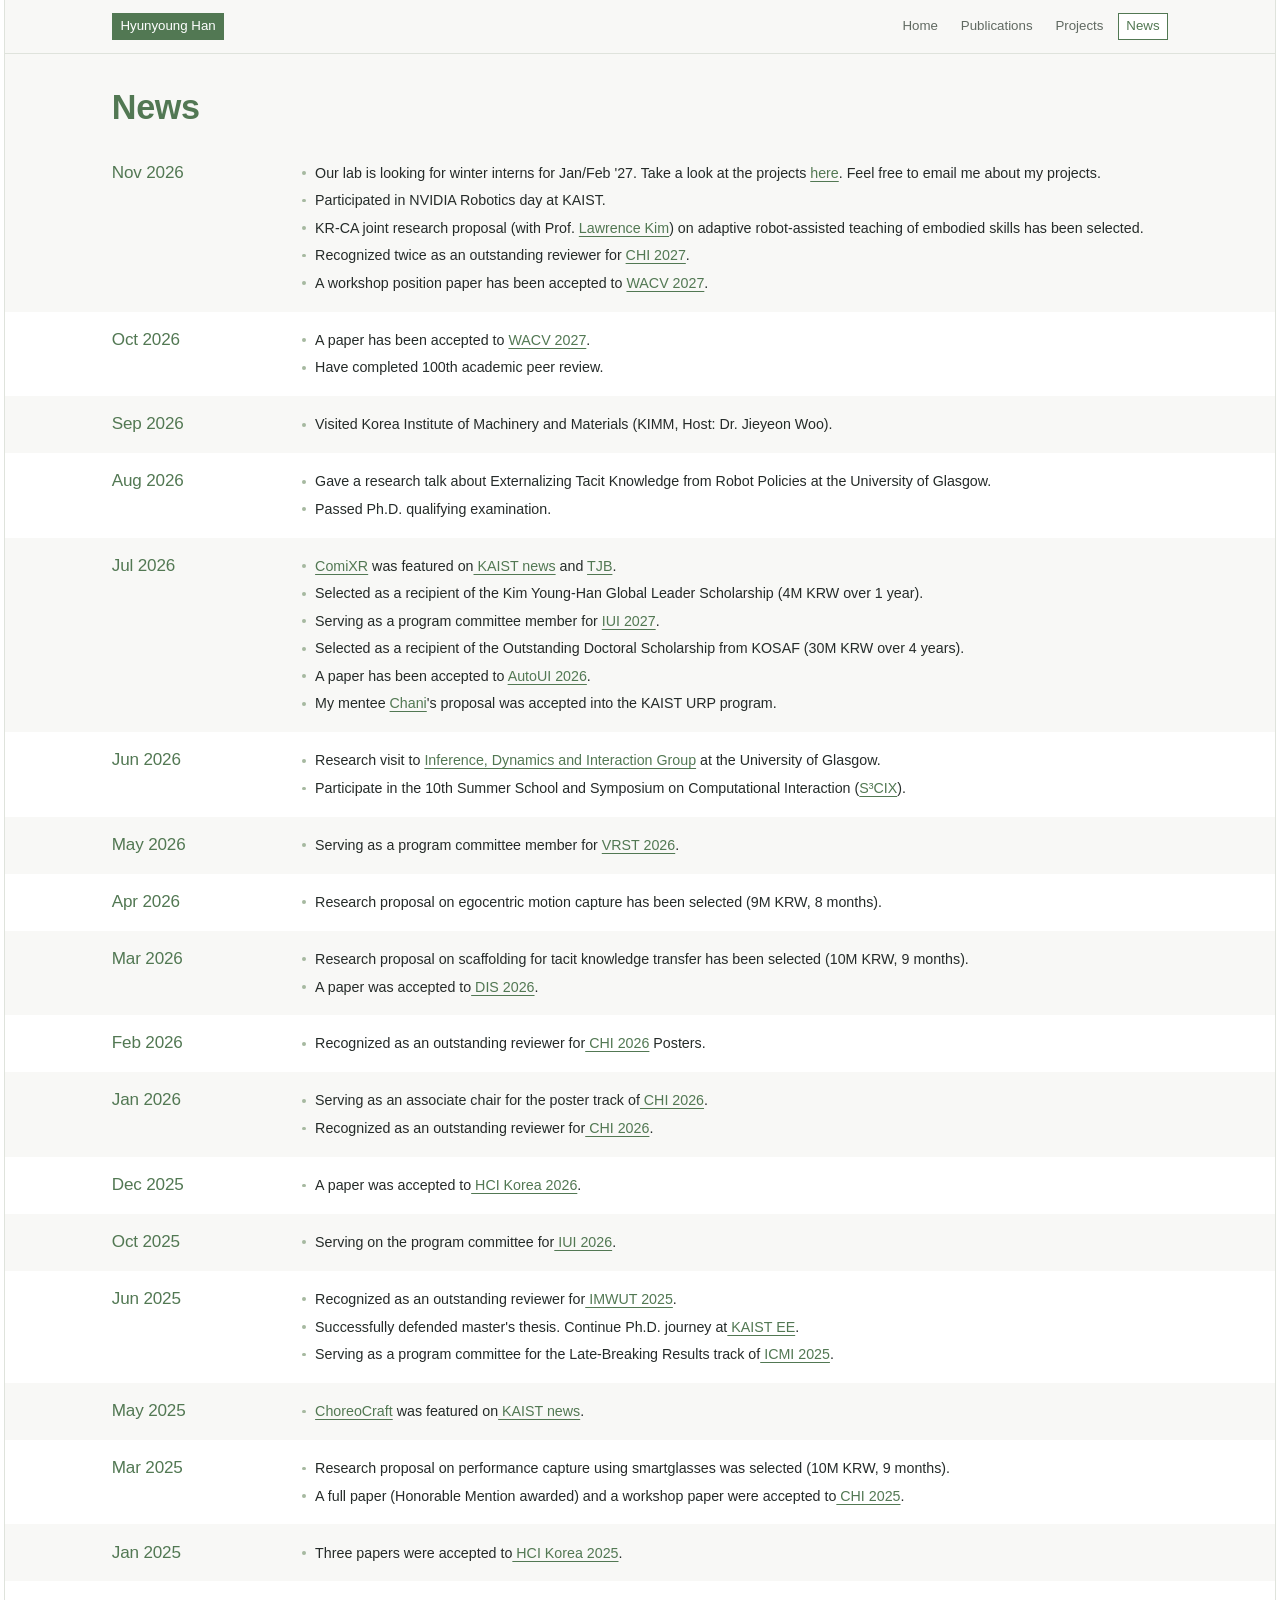
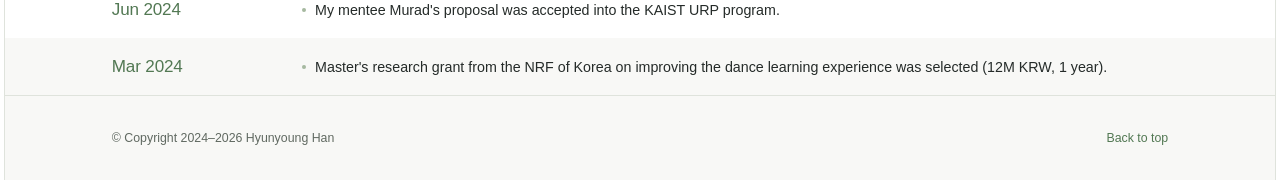
<file: news.html>
<!doctype html>
<html lang="en">
<head>
  <meta charset="utf-8">
  <meta name="viewport" content="width=device-width, initial-scale=1">
  <meta name="description" content="Hyunyoung Han, Ph.D. candidate at KAIST. Research in interactive systems, computational interaction, and embodied activities.">
  <meta name="theme-color" content="#f8f8f6">
  <title>News · Hyunyoung Han</title>
  <link rel="icon" href="assets/avatar.png" type="image/png">
  <link rel="stylesheet" href="styles.css?v=compact-research-labels">
  <link rel="stylesheet" href="scroll-companions.css?v=companion-fade">
  <link rel="stylesheet" href="name-pronunciation.css?v=icon-alignment">
  <link rel="stylesheet" href="research-fields.css?v=compact-research-labels">
  <script src="venue-logos.js" defer></script>
  <script src="section-scroll.js" defer></script>
  <script src="scroll-companions.js?v=companion-fade" defer></script>
  <script src="name-pronunciation.js?v=profile-pronunciation" defer></script>
  <script src="research-fields-data.js?v=selected-publication-links" defer></script>
  <script src="research-fields.js?v=parenthesized-citations" defer></script>
  <link rel="stylesheet" href="visitor-analytics.css?v=umami-1">
<script id="umami-tracker" defer src="https://cloud.umami.is/script.js" data-website-id="d00022d2-d0fc-4fb6-8244-9f86fc908d3f" data-domains="hynynghan.github.io" data-do-not-track="true" data-exclude-search="true" data-exclude-hash="true"></script>
<script id="visitor-analytics" defer src="visitor-analytics.js?v=umami-1" data-public-board-url=""></script>
</head>
<body id="top">
  <a class="skip-link" href="#main">Skip to main content</a>
  <div class="site-frame">
    <header class="site-header">
      <div class="header-inner">
        <a class="identity" href="index.html">Hyunyoung Han</a>
        <nav class="main-nav" aria-label="Main navigation"><a href="index.html">Home</a>
<a href="publications.html">Publications</a>
<a href="projects.html">Projects</a>
<a href="news.html" aria-current="page">News</a></nav>
      </div>
    </header>
    <main id="main"><header class="page-intro"><div class="section-inner"><h1>News</h1></div></header>
<section class="content-section news-month" id="news-nov-2026" aria-labelledby="news-nov-2026-heading">
  <div class="section-inner">
    <h2 class="section-heading" id="news-nov-2026-heading">Nov 2026</h2>
    <div class="section-body">
      <ul class="compact-list">
        <li>Our lab is looking for winter interns for Jan/Feb '27. Take a look at the projects <a href="https://docs.google.com/presentation/d/1aNriNH0fanv6N2sJel0CICK9tgWz3bsf/edit?slide=id.p1#slide=id.p1">here</a>. Feel free to email me about my projects.</li>
        <li>Participated in NVIDIA Robotics day at KAIST.</li>
        <li>KR-CA joint research proposal (with Prof. <a href='https://www.lhkim.com/'>Lawrence Kim</a>) on adaptive robot-assisted teaching of embodied skills has been selected.</a></li>
        <li>Recognized twice as an outstanding reviewer for <a href="https://chi2027.acm.org/">CHI 2027</a>.</li>
        <li>A workshop position paper has been accepted to <a href="https://wacv.thecvf.com/">WACV 2027</a>.</li>
      </ul>
    </div>
  </div>
</section>
<section class="content-section news-month" id="news-oct-2026" aria-labelledby="news-oct-2026-heading">
  <div class="section-inner">
    <h2 class="section-heading" id="news-oct-2026-heading">Oct 2026</h2>
    <div class="section-body">
      <ul class="compact-list">
        <li>A paper has been accepted to <a href="https://wacv.thecvf.com/">WACV 2027</a>.</li>
        <li>Have completed 100th academic peer review.</li>
      </ul>
    </div>
  </div>
</section>
<section class="content-section news-month" id="news-sep-2026" aria-labelledby="news-sep-2026-heading">
  <div class="section-inner">
    <h2 class="section-heading" id="news-sep-2026-heading">Sep 2026</h2>
    <div class="section-body">
      <ul class="compact-list">
        <li>Visited Korea Institute of Machinery and Materials (KIMM, Host: Dr. Jieyeon Woo).</li>
      </ul>
    </div>
  </div>
</section>
<section class="content-section news-month" id="news-aug-2026" aria-labelledby="news-aug-2026-heading">
  <div class="section-inner">
    <h2 class="section-heading" id="news-aug-2026-heading">Aug 2026</h2>
    <div class="section-body">
      <ul class="compact-list">
        <li>Gave a research talk about Externalizing Tacit Knowledge from Robot Policies at the University of Glasgow.</li>
        <li>Passed Ph.D. qualifying examination.</li>
      </ul>
    </div>
  </div>
</section>
<section class="content-section news-month" id="news-jul-2026" aria-labelledby="news-jul-2026-heading">
  <div class="section-inner">
    <h2 class="section-heading" id="news-jul-2026-heading">Jul 2026</h2>
    <div class="section-body">
      <ul class="compact-list">
        <li><a href="https://dl.acm.org/doi/full/10.1145/3800645.3812857">ComiXR</a> was featured on<a href="https://news.kaist.ac.kr/newsen/html/news/?mode=V&amp;mng_no=64630"> KAIST news</a> and <a href="https://www.youtube.com/live/bvszzsOFnNw?si=2ny8AEvEj-U8tlwa&amp;t=768">TJB</a>.</li>
        <li>Selected as a recipient of the Kim Young-Han Global Leader Scholarship (4M KRW over 1 year).</li>
        <li>Serving as a program committee member for <a href="https://iui.acm.org/2027/">IUI 2027</a>.</li>
        <li>Selected as a recipient of the Outstanding Doctoral Scholarship from KOSAF (30M KRW over 4 years).</li>
        <li>A paper has been accepted to <a href="https://dis.acm.org/2026/">AutoUI 2026</a>.</li>
        <li>My mentee <a href="https://wit.kaist.ac.kr/team#h.wke5gxmk3dyr">Chani</a>'s proposal was accepted into the KAIST URP program.</li>
      </ul>
    </div>
  </div>
</section>
<section class="content-section news-month" id="news-jun-2026" aria-labelledby="news-jun-2026-heading">
  <div class="section-inner">
    <h2 class="section-heading" id="news-jun-2026-heading">Jun 2026</h2>
    <div class="section-body">
      <ul class="compact-list">
        <li>Research visit to <a href="https://www.gla.ac.uk/schools/computing/research/researchsections/ida-section/inferencedynamicsandinteraction/">Inference, Dynamics and Interaction Group</a> at the University of Glasgow.</li>
        <li>Participate in the 10th Summer School and Symposium on Computational Interaction (<a href="https://s3cix.computationalinteraction.org/">S³CIX</a>).</li>
      </ul>
    </div>
  </div>
</section>
<section class="content-section news-month" id="news-may-2026" aria-labelledby="news-may-2026-heading">
  <div class="section-inner">
    <h2 class="section-heading" id="news-may-2026-heading">May 2026</h2>
    <div class="section-body">
      <ul class="compact-list">
        <li>Serving as a program committee member for <a href="https://vrst.acm.org/vrst2026/">VRST 2026</a>.</li>
      </ul>
    </div>
  </div>
</section>
<section class="content-section news-month" id="news-apr-2026" aria-labelledby="news-apr-2026-heading">
  <div class="section-inner">
    <h2 class="section-heading" id="news-apr-2026-heading">Apr 2026</h2>
    <div class="section-body">
      <ul class="compact-list">
        <li>Research proposal on egocentric motion capture has been selected (9M KRW, 8 months).</li>
      </ul>
    </div>
  </div>
</section>
<section class="content-section news-month" id="news-mar-2026" aria-labelledby="news-mar-2026-heading">
  <div class="section-inner">
    <h2 class="section-heading" id="news-mar-2026-heading">Mar 2026</h2>
    <div class="section-body">
      <ul class="compact-list">
        <li>Research proposal on scaffolding for tacit knowledge transfer has been selected (10M KRW, 9 months).</li>
        <li>A paper was accepted to<a href="https://dis.acm.org/2026/"> DIS 2026</a>.</li>
      </ul>
    </div>
  </div>
</section>
<section class="content-section news-month" id="news-feb-2026" aria-labelledby="news-feb-2026-heading">
  <div class="section-inner">
    <h2 class="section-heading" id="news-feb-2026-heading">Feb 2026</h2>
    <div class="section-body">
      <ul class="compact-list">
        <li>Recognized as an outstanding reviewer for<a href="https://chi2026.acm.org/"> CHI 2026</a> Posters.</li>
      </ul>
    </div>
  </div>
</section>
<section class="content-section news-month" id="news-jan-2026" aria-labelledby="news-jan-2026-heading">
  <div class="section-inner">
    <h2 class="section-heading" id="news-jan-2026-heading">Jan 2026</h2>
    <div class="section-body">
      <ul class="compact-list">
        <li>Serving as an associate chair for the poster track of<a href="https://chi2026.acm.org/"> CHI 2026</a>.</li>
        <li>Recognized as an outstanding reviewer for<a href="https://chi2026.acm.org/"> CHI 2026</a>.</li>
      </ul>
    </div>
  </div>
</section>
<section class="content-section news-month" id="news-dec-2025" aria-labelledby="news-dec-2025-heading">
  <div class="section-inner">
    <h2 class="section-heading" id="news-dec-2025-heading">Dec 2025</h2>
    <div class="section-body">
      <ul class="compact-list">
        <li>A paper was accepted to<a href="https://conference.hcikorea.org/hcik2026/main/main.asp"> HCI Korea 2026</a>.</li>
      </ul>
    </div>
  </div>
</section>
<section class="content-section news-month" id="news-oct-2025" aria-labelledby="news-oct-2025-heading">
  <div class="section-inner">
    <h2 class="section-heading" id="news-oct-2025-heading">Oct 2025</h2>
    <div class="section-body">
      <ul class="compact-list">
        <li>Serving on the program committee for<a href="https://iui.acm.org/2026/"> IUI 2026</a>.</li>
      </ul>
    </div>
  </div>
</section>
<section class="content-section news-month" id="news-jun-2025" aria-labelledby="news-jun-2025-heading">
  <div class="section-inner">
    <h2 class="section-heading" id="news-jun-2025-heading">Jun 2025</h2>
    <div class="section-body">
      <ul class="compact-list">
        <li>Recognized as an outstanding reviewer for<a href="https://dl.acm.org/journal/imwut"> IMWUT 2025</a>.</li>
        <li>Successfully defended master's thesis. Continue Ph.D. journey at<a href="https://ee.kaist.ac.kr/en/"> KAIST EE</a>.</li>
        <li>Serving as a program committee for the Late-Breaking Results track of<a href="https://icmi.acm.org/2025/"> ICMI 2025</a>.</li>
      </ul>
    </div>
  </div>
</section>
<section class="content-section news-month" id="news-may-2025" aria-labelledby="news-may-2025-heading">
  <div class="section-inner">
    <h2 class="section-heading" id="news-may-2025-heading">May 2025</h2>
    <div class="section-body">
      <ul class="compact-list">
        <li><a href="https://dl.acm.org/doi/10.1145/3706598.3714220">ChoreoCraft</a> was featured on<a href="https://news.kaist.ac.kr/newsen/html/news/?mode=V&amp;mng_no=46410"> KAIST news</a>.</li>
      </ul>
    </div>
  </div>
</section>
<section class="content-section news-month" id="news-mar-2025" aria-labelledby="news-mar-2025-heading">
  <div class="section-inner">
    <h2 class="section-heading" id="news-mar-2025-heading">Mar 2025</h2>
    <div class="section-body">
      <ul class="compact-list">
        <li>Research proposal on performance capture using smartglasses was selected (10M KRW, 9 months).</li>
        <li>A full paper (Honorable Mention awarded) and a workshop paper were accepted to<a href="https://chi2025.acm.org/"> CHI 2025</a>.</li>
      </ul>
    </div>
  </div>
</section>
<section class="content-section news-month" id="news-jan-2025" aria-labelledby="news-jan-2025-heading">
  <div class="section-inner">
    <h2 class="section-heading" id="news-jan-2025-heading">Jan 2025</h2>
    <div class="section-body">
      <ul class="compact-list">
        <li>Three papers were accepted to<a href="https://conference.hcikorea.org/hcik2025/main/main.asp"> HCI Korea 2025</a>.</li>
      </ul>
    </div>
  </div>
</section>
<section class="content-section news-month" id="news-jun-2024" aria-labelledby="news-jun-2024-heading">
  <div class="section-inner">
    <h2 class="section-heading" id="news-jun-2024-heading">Jun 2024</h2>
    <div class="section-body">
      <ul class="compact-list">
        <li>My mentee Murad's proposal was accepted into the KAIST URP program.</li>
      </ul>
    </div>
  </div>
</section>
<section class="content-section news-month" id="news-mar-2024" aria-labelledby="news-mar-2024-heading">
  <div class="section-inner">
    <h2 class="section-heading" id="news-mar-2024-heading">Mar 2024</h2>
    <div class="section-body">
      <ul class="compact-list">
        <li>Master's research grant from the NRF of Korea on improving the dance learning experience was selected (12M KRW, 1 year).</li>
      </ul>
    </div>
  </div>
</section>
</main>
    <footer class="site-footer">
      <div class="footer-inner"><span>© Copyright 2024–2026 Hyunyoung Han</span><a href="#top">Back to top</a></div>
    </footer>
  </div>
</body>
</html>
</file>
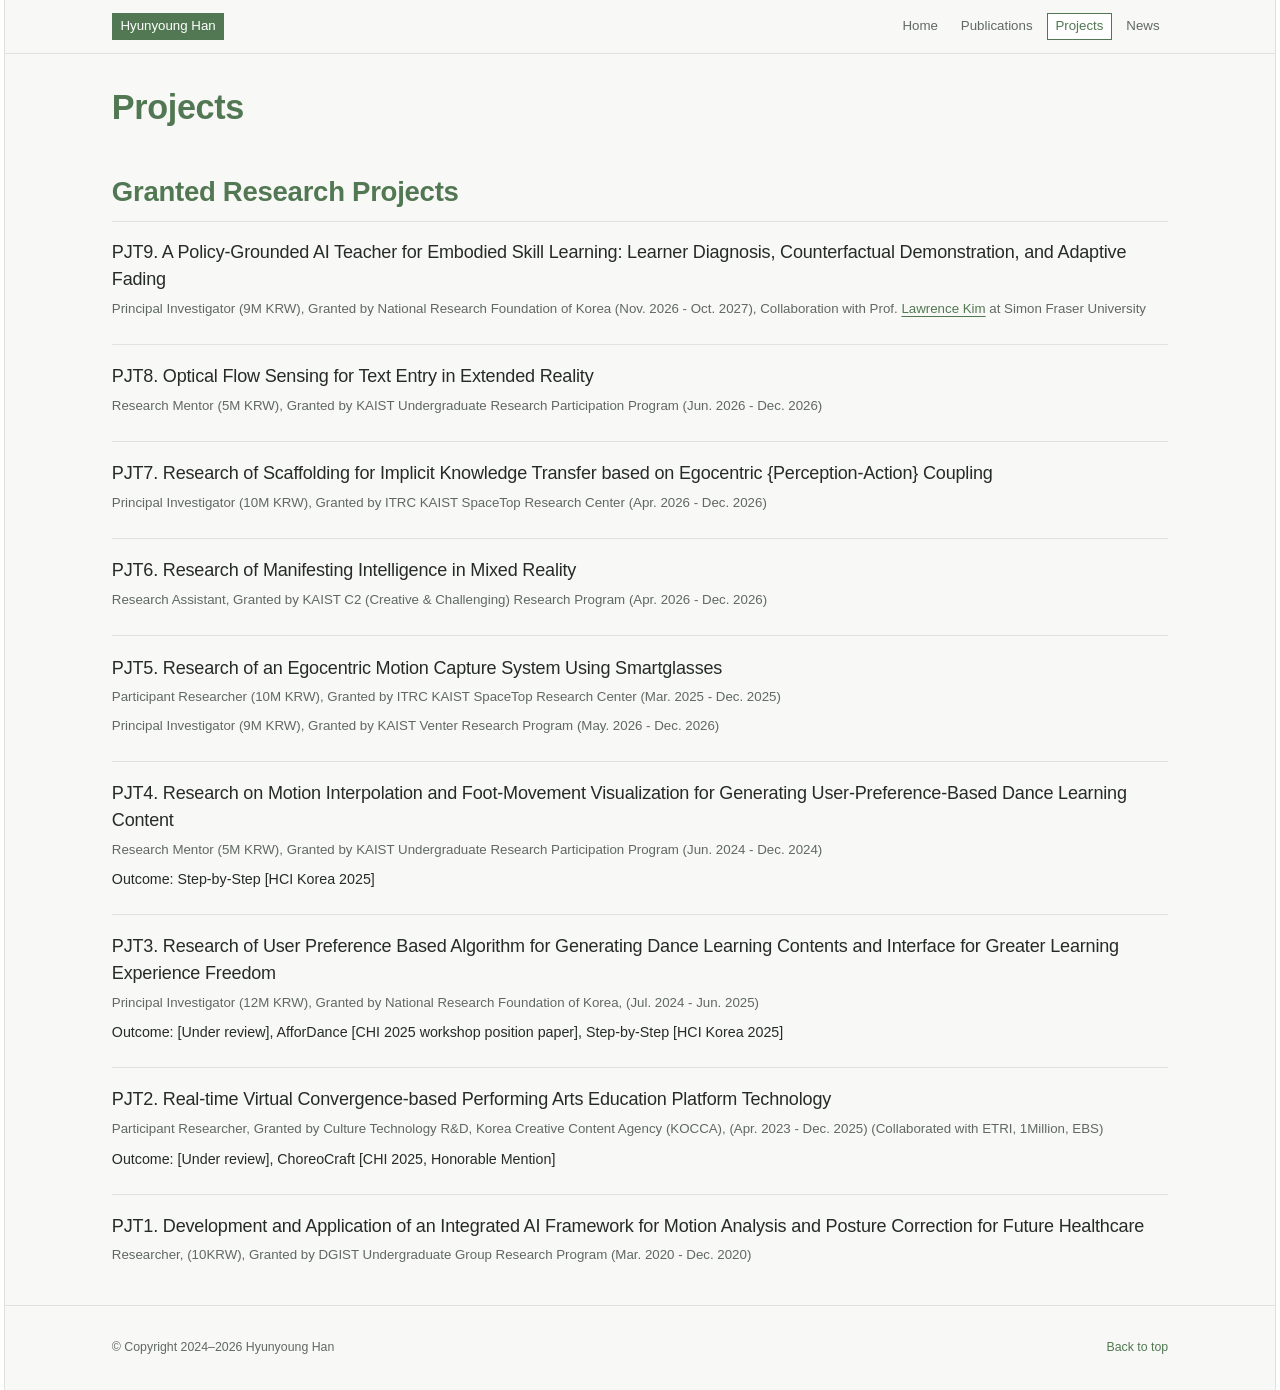
<file: projects.html>
<!doctype html>
<html lang="en">
<head>
  <meta charset="utf-8">
  <meta name="viewport" content="width=device-width, initial-scale=1">
  <meta name="description" content="Hyunyoung Han, Ph.D. candidate at KAIST. Research in interactive systems, computational interaction, and embodied activities.">
  <meta name="theme-color" content="#f8f8f6">
  <title>Projects · Hyunyoung Han</title>
  <link rel="icon" href="assets/avatar.png" type="image/png">
  <link rel="stylesheet" href="styles.css?v=compact-research-labels">
  <link rel="stylesheet" href="scroll-companions.css?v=companion-fade">
  <link rel="stylesheet" href="name-pronunciation.css?v=icon-alignment">
  <link rel="stylesheet" href="research-fields.css?v=compact-research-labels">
  <script src="venue-logos.js" defer></script>
  <script src="section-scroll.js" defer></script>
  <script src="scroll-companions.js?v=companion-fade" defer></script>
  <script src="name-pronunciation.js?v=profile-pronunciation" defer></script>
  <script src="research-fields-data.js?v=selected-publication-links" defer></script>
  <script src="research-fields.js?v=parenthesized-citations" defer></script>
  <link rel="stylesheet" href="visitor-analytics.css?v=umami-1">
<script id="umami-tracker" defer src="https://cloud.umami.is/script.js" data-website-id="d00022d2-d0fc-4fb6-8244-9f86fc908d3f" data-domains="hynynghan.github.io" data-do-not-track="true" data-exclude-search="true" data-exclude-hash="true"></script>
<script id="visitor-analytics" defer src="visitor-analytics.js?v=umami-1" data-public-board-url=""></script>
</head>
<body id="top">
  <a class="skip-link" href="#main">Skip to main content</a>
  <div class="site-frame">
    <header class="site-header">
      <div class="header-inner">
        <a class="identity" href="index.html">Hyunyoung Han</a>
        <nav class="main-nav" aria-label="Main navigation"><a href="index.html">Home</a>
<a href="publications.html">Publications</a>
<a href="projects.html" aria-current="page">Projects</a>
<a href="news.html">News</a></nav>
      </div>
    </header>
    <main id="main"><header class="page-intro"><div class="section-inner"><h1>Projects</h1></div></header>
<section class="content-section" id="granted-research" aria-labelledby="granted-research-heading">
  <div class="section-inner">
    <h2 class="section-heading" id="granted-research-heading">Granted Research Projects</h2>
    <div class="section-body">
      <article class="entry project-entry" id="h.788de6ab81a83390_0">
        <div class="project-body">
          <h3 class="entry-title">PJT9. A Policy-Grounded AI Teacher for Embodied Skill Learning: Learner Diagnosis, Counterfactual Demonstration, and Adaptive Fading</h3>
          <p class="entry-meta"><strong>Principal Investigator</strong> (9M KRW), Granted by National Research Foundation of Korea (Nov. 2026 - Oct. 2027), Collaboration with Prof. <a href="https://www.lhkim.com/">Lawrence Kim</a> at Simon Fraser University</p>
        </div>
      </article>
      <article class="entry project-entry" id="h.13e2d4484219b266_0">
        <div class="project-body">
          <h3 class="entry-title">PJT8. Optical Flow Sensing for Text Entry in Extended Reality</h3>
          <p class="entry-meta"><strong>Research Mentor</strong> (5M KRW), Granted by KAIST Undergraduate Research Participation Program (Jun. 2026 - Dec. 2026)</p>
        </div>
      </article>
      <article class="entry project-entry" id="h.788de6ab81a83390_0">
        <div class="project-body">
          <h3 class="entry-title">PJT7. Research of Scaffolding for Implicit Knowledge Transfer based on Egocentric {Perception-Action} Coupling</h3>
          <p class="entry-meta"><strong>Principal Investigator</strong> (10M KRW), Granted by ITRC KAIST SpaceTop Research Center (Apr. 2026 - Dec. 2026)</p>
        </div>
      </article>
      <article class="entry project-entry" id="h.413b6fe45c17f22d_0">
        <div class="project-body">
          <h3 class="entry-title">PJT6. Research of Manifesting Intelligence in Mixed Reality</h3>
          <p class="entry-meta"><strong>Research Assistant</strong>, Granted by KAIST C2 (Creative &amp; Challenging) Research Program (Apr. 2026 - Dec. 2026)</p>
        </div>
      </article>
      <article class="entry project-entry" id="h.74656c1011443d76_0">
        <div class="project-body">
          <h3 class="entry-title">PJT5. Research of an Egocentric Motion Capture System Using Smartglasses</h3>
          <p class="entry-meta"><strong>Participant Researcher</strong> (10M KRW), Granted by ITRC KAIST SpaceTop Research Center (Mar. 2025 - Dec. 2025)</p>
          <p class="entry-meta"><strong>Principal Investigator</strong> (9M KRW), Granted by KAIST Venter Research Program (May. 2026 - Dec. 2026)</p>
        </div>
      </article>
      <article class="entry project-entry" id="h.347e269bc261b23_37">
        <div class="project-body">
          <h3 class="entry-title">PJT4. Research on Motion Interpolation and Foot-Movement Visualization for Generating User-Preference-Based Dance Learning Content</h3>
          <p class="entry-meta"><strong>Research Mentor</strong> (5M KRW), Granted by KAIST Undergraduate Research Participation Program (Jun. 2024 - Dec. 2024)</p>
          <p class="entry-detail project-outcome"><strong>Outcome: Step-by-Step [HCI Korea 2025]</strong></p>
        </div>
      </article>
      <article class="entry project-entry" id="h.347e269bc261b23_43">
        <div class="project-body">
          <h3 class="entry-title">PJT3. Research of User Preference Based Algorithm for Generating Dance Learning Contents and Interface for Greater Learning Experience Freedom</h3>
          <p class="entry-meta"><strong>Principal Investigator</strong> (12M KRW), Granted by National Research Foundation of Korea, (Jul. 2024 - Jun. 2025)</p>
          <p class="entry-detail project-outcome"><strong>Outcome: [Under review], AfforDance [CHI 2025 workshop position paper], Step-by-Step [HCI Korea 2025]</strong></p>
        </div>
      </article>
      <article class="entry project-entry" id="h.347e269bc261b23_80">
        <div class="project-body">
          <h3 class="entry-title">PJT2. Real-time Virtual Convergence-based Performing Arts Education Platform Technology</h3>
          <p class="entry-meta"><strong>Participant Researcher</strong>, Granted by Culture Technology R&amp;D, Korea Creative Content Agency (KOCCA), (Apr. 2023 - Dec. 2025) (Collaborated with ETRI, 1Million, EBS)</p>
          <p class="entry-detail project-outcome"><strong>Outcome: [Under review], ChoreoCraft [CHI 2025, Honorable Mention]</strong></p>
        </div>
      </article>
      <article class="entry project-entry" id="h.347e269bc261b23_106">
        <div class="project-body">
          <h3 class="entry-title">PJT1. Development and Application of an Integrated AI Framework for Motion Analysis and Posture Correction for Future Healthcare</h3>
          <p class="entry-meta"><strong>Researcher</strong>, (10KRW), Granted by DGIST Undergraduate Group Research Program (Mar. 2020 - Dec. 2020)</p>
        </div>
      </article>
    </div>
  </div>
</section>
<!-- Temporarily disabled while being revised. Remove this template wrapper to restore.
     A template preserves the existing HTML comments inside without nesting comments. -->

</main>
    <footer class="site-footer">
      <div class="footer-inner"><span>© Copyright 2024–2026 Hyunyoung Han</span><a href="#top">Back to top</a></div>
    </footer>
  </div>
</body>
</html>
</file>
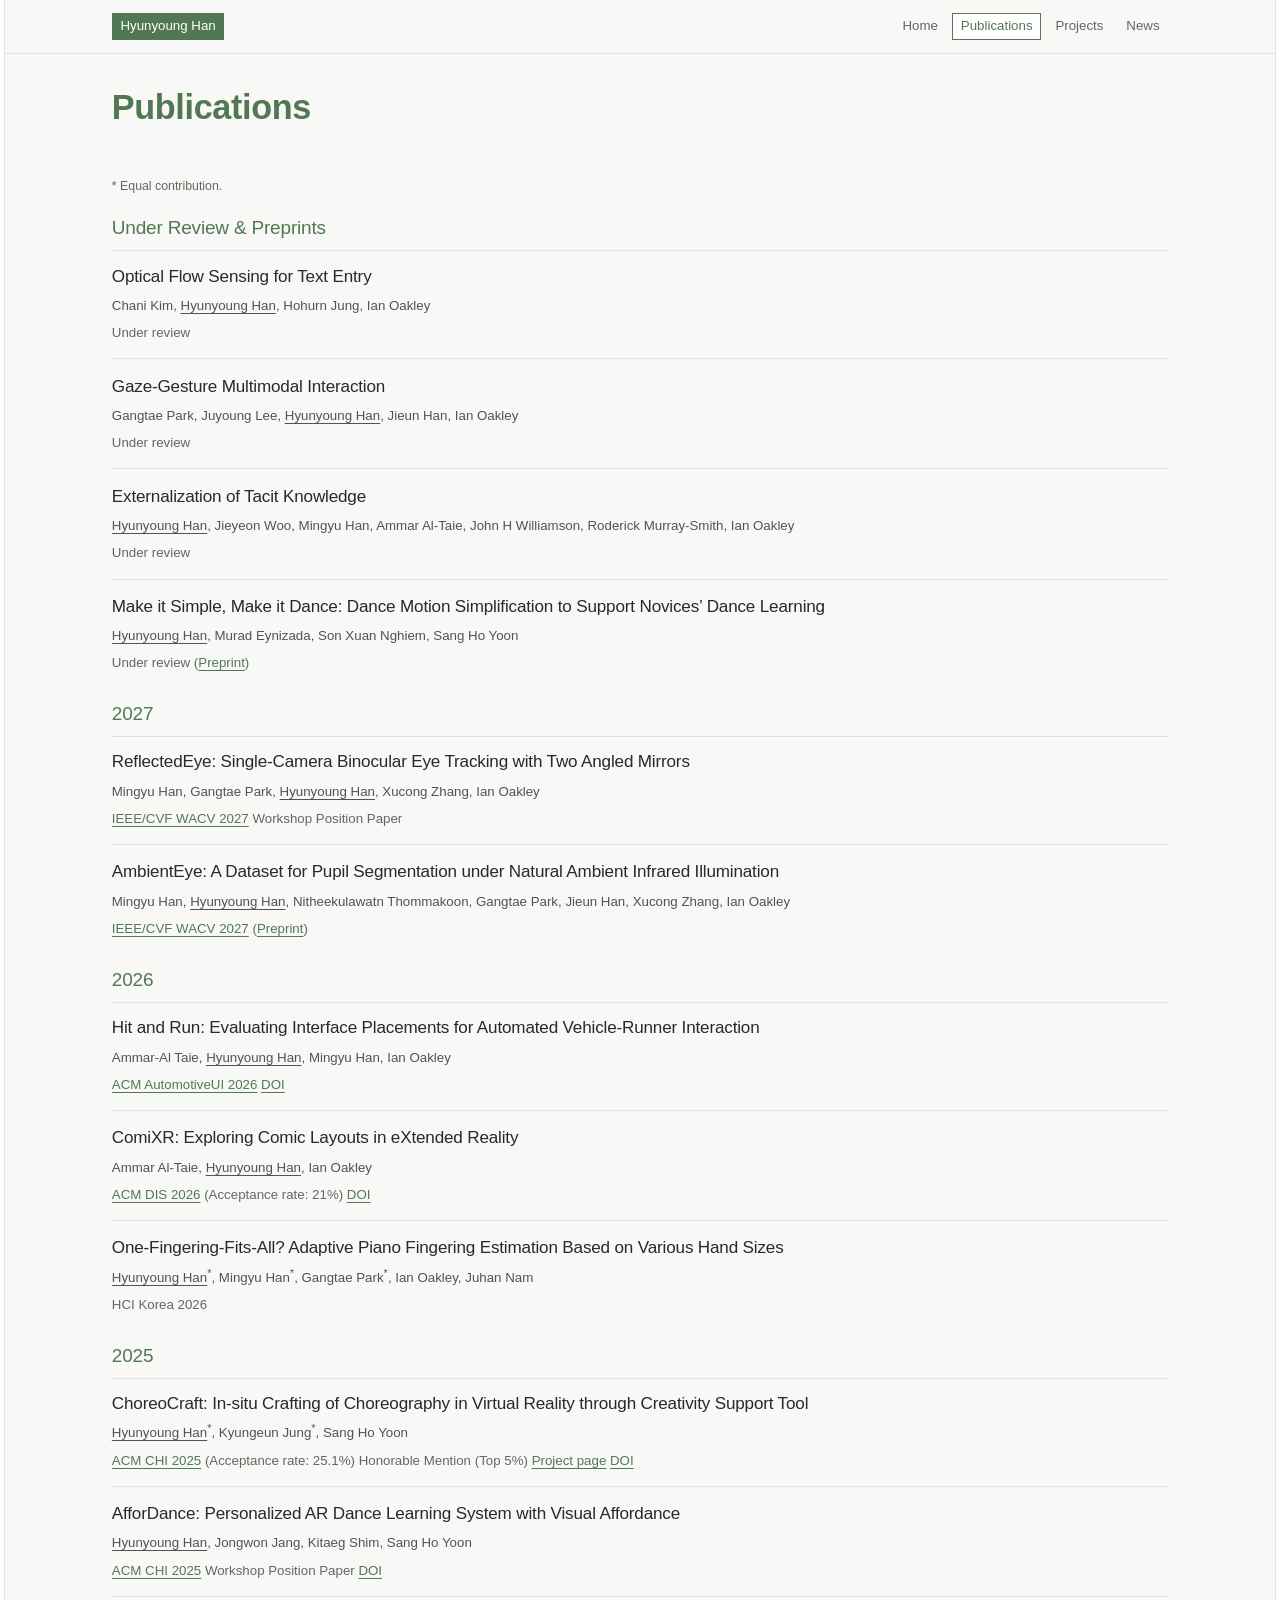
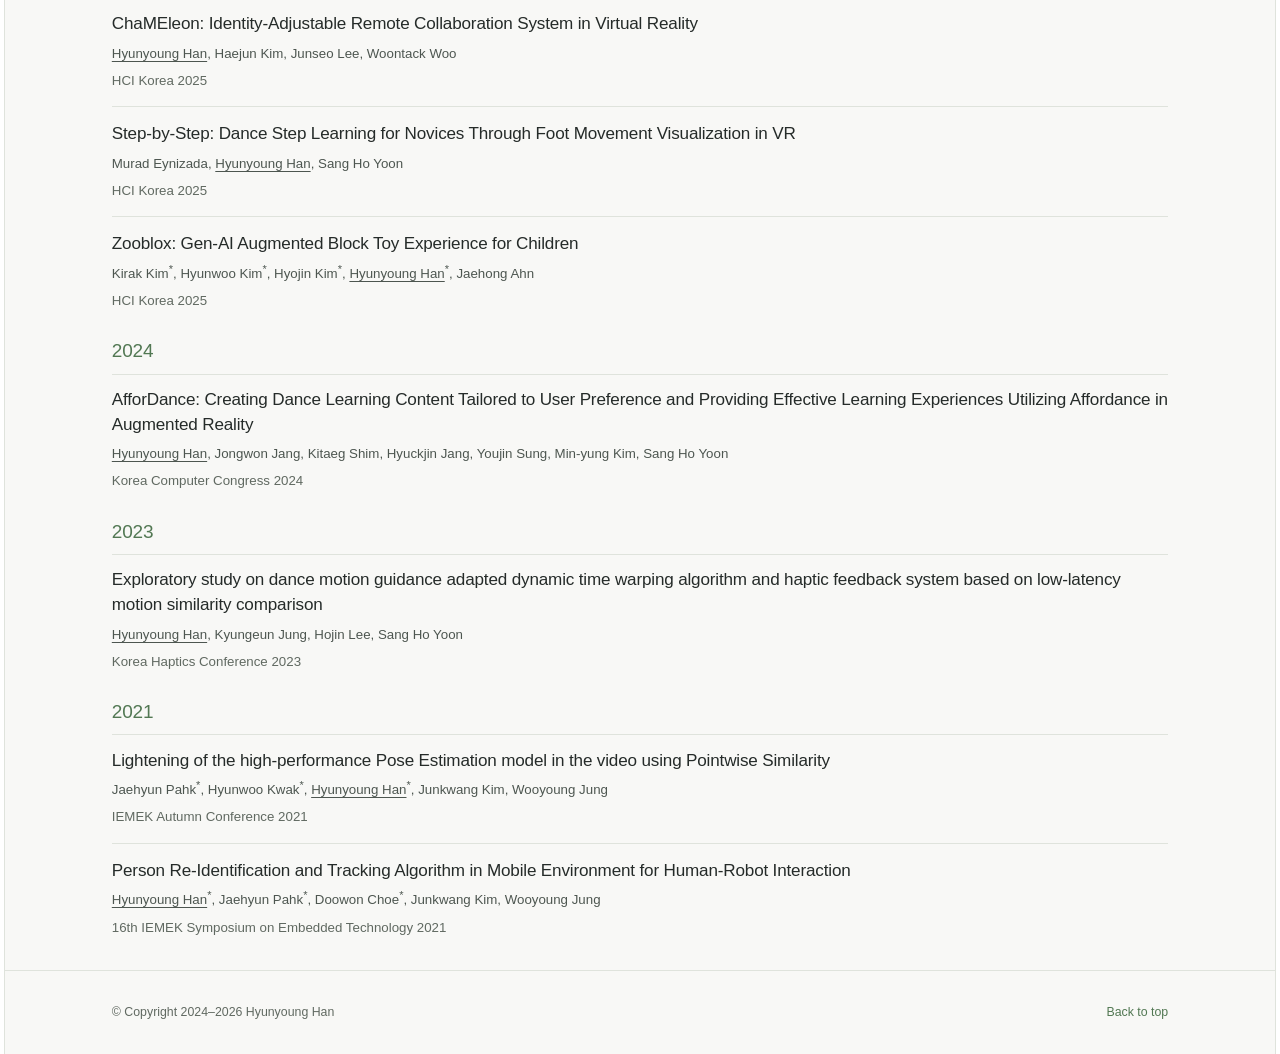
<file: publications.html>
<!doctype html>
<html lang="en">
<head>
  <meta charset="utf-8">
  <meta name="viewport" content="width=device-width, initial-scale=1">
  <meta name="description" content="Hyunyoung Han, Ph.D. candidate at KAIST. Research in interactive systems, computational interaction, and embodied activities.">
  <meta name="theme-color" content="#f8f8f6">
  <title>Publications · Hyunyoung Han</title>
  <link rel="icon" href="assets/avatar.png" type="image/png">
  <link rel="stylesheet" href="styles.css?v=compact-research-labels">
  <link rel="stylesheet" href="scroll-companions.css?v=companion-fade">
  <link rel="stylesheet" href="name-pronunciation.css?v=icon-alignment">
  <link rel="stylesheet" href="research-fields.css?v=compact-research-labels">
  <script src="venue-logos.js" defer></script>
  <script src="section-scroll.js" defer></script>
  <script src="scroll-companions.js?v=companion-fade" defer></script>
  <script src="name-pronunciation.js?v=profile-pronunciation" defer></script>
  <script src="research-fields-data.js?v=selected-publication-links" defer></script>
  <script src="research-fields.js?v=parenthesized-citations" defer></script>
  <link rel="stylesheet" href="visitor-analytics.css?v=umami-1">
<script id="umami-tracker" defer src="https://cloud.umami.is/script.js" data-website-id="d00022d2-d0fc-4fb6-8244-9f86fc908d3f" data-domains="hynynghan.github.io" data-do-not-track="true" data-exclude-search="true" data-exclude-hash="true"></script>
<script id="visitor-analytics" defer src="visitor-analytics.js?v=umami-1" data-public-board-url=""></script>
</head>
<body id="top">
  <a class="skip-link" href="#main">Skip to main content</a>
  <div class="site-frame">
    <header class="site-header">
      <div class="header-inner">
        <a class="identity" href="index.html">Hyunyoung Han</a>
        <nav class="main-nav" aria-label="Main navigation"><a href="index.html">Home</a>
<a href="publications.html" aria-current="page">Publications</a>
<a href="projects.html">Projects</a>
<a href="news.html">News</a></nav>
      </div>
    </header>
    <main id="main"><header class="page-intro">
  <div class="section-inner">
    <h1 id="all-publications-title">Publications</h1>
  </div>
</header>

<section id="publication-list" class="content-section publications-section" aria-labelledby="all-publications-title">
  <div class="section-inner">
    <div class="section-body">
      <p class="section-note">* Equal contribution.</p>
      <section class="publication-year publication-year--pending" id="publications-pending" aria-labelledby="pending-publications-title">
        <h2 class="publication-year-heading" id="pending-publications-title">Under Review &amp; Preprints</h2>
        <div class="publication-year-items">
          <article class="entry publication full-publication" id="publication-u5">
            <div class="publication-copy">
              <h3 class="entry-title">Optical Flow Sensing for Text Entry</h3>
              <p class="authors">Chani Kim, <span class="author-self">Hyunyoung Han</span>, Hohurn Jung, Ian Oakley</p>
              <p class="entry-meta">Under review</p>
            </div>
          </article>
          <article class="entry publication full-publication" id="publication-u4">
            <div class="publication-copy">
              <h3 class="entry-title">Gaze-Gesture Multimodal Interaction</h3>
              <p class="authors">Gangtae Park, Juyoung Lee, <span class="author-self">Hyunyoung Han</span>, Jieun Han, Ian Oakley</p>
              <p class="entry-meta">Under review</p>
            </div>
          </article>
          <article class="entry publication full-publication" id="publication-u3">
            <div class="publication-copy">
              <h3 class="entry-title">Externalization of Tacit Knowledge</h3>
              <p class="authors"><span class="author-self">Hyunyoung Han</span>, Jieyeon Woo, Mingyu Han, Ammar Al-Taie, John H Williamson, Roderick Murray-Smith, Ian Oakley</p>
              <p class="entry-meta">Under review</p>
            </div>
          </article>
          <article class="entry publication full-publication" id="publication-u1">
            <div class="publication-copy">
              <h3 class="entry-title">Make it Simple, Make it Dance: Dance Motion Simplification to Support Novices’ Dance Learning</h3>
              <p class="authors"><span class="author-self">Hyunyoung Han</span>, Murad Eynizada, Son Xuan Nghiem, Sang Ho Yoon</p>
              <p class="entry-meta">Under review (<a href="https://doi.org/10.48550/arXiv.2604.10490">Preprint</a>)</p>
            </div>
          </article>
        </div>
      </section>
      <section class="publication-year" id="publications-2026" aria-labelledby="year-2027">
        <h2 class="publication-year-heading" id="year-2027">2027</h2>
        <div class="publication-year-items">
          <article class="entry publication full-publication" id="publication-c3">
            <div class="publication-copy">
              <h3 class="entry-title">ReflectedEye: Single-Camera Binocular Eye Tracking with Two Angled Mirrors</h3>
              <p class="authors">Mingyu Han, Gangtae Park, <span class="author-self">Hyunyoung Han</span>, Xucong Zhang, Ian Oakley</p>
              <p class="entry-meta"><a href="https://wacv.thecvf.com/">IEEE/CVF WACV 2027</a> Workshop Position Paper</p>
            </div>
          </article>
          <article class="entry publication full-publication" id="publication-c3">
            <div class="publication-copy">
              <h3 class="entry-title">AmbientEye: A Dataset for Pupil Segmentation under Natural Ambient Infrared Illumination</h3>
              <p class="authors">Mingyu Han, <span class="author-self">Hyunyoung Han</span>, Nitheekulawatn Thommakoon, Gangtae Park, Jieun Han, Xucong Zhang, Ian Oakley</p>
              <p class="entry-meta"><a href="https://wacv.thecvf.com/">IEEE/CVF WACV 2027</a> (<a href="https://arxiv.org/abs/2606.03774">Preprint</a>)</p>
            </div>
          </article>
      </section>
      
      <section class="publication-year" id="publications-2026" aria-labelledby="year-2026">
        <h2 class="publication-year-heading" id="year-2026">2026</h2>
        <div class="publication-year-items">
          <article class="entry publication full-publication" id="publication-c3">
            <div class="publication-copy">
              <h3 class="entry-title">Hit and Run: Evaluating Interface Placements for Automated Vehicle-Runner Interaction</h3>
              <p class="authors">Ammar-Al Taie, <span class="author-self">Hyunyoung Han</span>, Mingyu Han, Ian Oakley</p>
              <p class="entry-meta"><a href="https://www.auto-ui.org/26/">ACM AutomotiveUI 2026</a> <a href="https://dl.acm.org/doi/10.1145/3828157.3828764">DOI</a></p>
            </div>
          </article>
          <article class="entry publication full-publication" id="publication-c2">
            <div class="publication-copy">
              <h3 class="entry-title">ComiXR: Exploring Comic Layouts in eXtended Reality</h3>
              <p class="authors">Ammar Al-Taie, <span class="author-self">Hyunyoung Han</span>, Ian Oakley</p>
              <p class="entry-meta"><a href="https://dis.acm.org/2026/">ACM DIS 2026</a> (Acceptance rate: 21%) <a href="https://dl.acm.org/doi/10.1145/3800645.3812857">DOI</a></p>
            </div>
          </article>
          <article class="entry publication full-publication" id="publication-d8">
            <div class="publication-copy">
              <h3 class="entry-title">One-Fingering-Fits-All? Adaptive Piano Fingering Estimation Based on Various Hand Sizes</h3>
              <p class="authors"><span class="author-self">Hyunyoung Han</span><sup>*</sup>, Mingyu Han<sup>*</sup>, Gangtae Park<sup>*</sup>, Ian Oakley, Juhan Nam</p>
              <p class="entry-meta">HCI Korea 2026</p>
            </div>
          </article>
        </div>
      </section>
      <section class="publication-year" id="publications-2025" aria-labelledby="year-2025">
        <h2 class="publication-year-heading" id="year-2025">2025</h2>
        <div class="publication-year-items">
          <article class="entry publication full-publication" id="publication-c1">
            <div class="publication-copy">
              <h3 class="entry-title">ChoreoCraft: In-situ Crafting of Choreography in Virtual Reality through Creativity Support Tool</h3>
              <p class="authors"><span class="author-self">Hyunyoung Han</span><sup>*</sup>, Kyungeun Jung<sup>*</sup>, Sang Ho Yoon</p>
              <p class="entry-meta"><a href="https://chi2025.acm.org/">ACM CHI 2025</a> (Acceptance rate: 25.1%) <span class="publication-award">Honorable Mention (Top 5%)</span> <a href="https://choreocraft.hcitech.org/">Project page</a> <a href="https://dl.acm.org/doi/10.1145/3706598.3714220">DOI</a></p>
            </div>
          </article>
          <article class="entry publication full-publication" id="publication-w1">
            <div class="publication-copy">
              <h3 class="entry-title">AfforDance: Personalized AR Dance Learning System with Visual Affordance</h3>
              <p class="authors"><span class="author-self">Hyunyoung Han</span>, Jongwon Jang, Kitaeg Shim, Sang Ho Yoon</p>
              <p class="entry-meta"><a href="https://chi2025.acm.org/">ACM CHI 2025</a> Workshop Position Paper <a href="https://doi.org/10.48550/arXiv.2505.09376">DOI</a></p>
            </div>
          </article>
          <article class="entry publication full-publication" id="publication-d7">
            <div class="publication-copy">
              <h3 class="entry-title">ChaMEleon: Identity-Adjustable Remote Collaboration System in Virtual Reality</h3>
              <p class="authors"><span class="author-self">Hyunyoung Han</span>, Haejun Kim, Junseo Lee, Woontack Woo</p>
              <p class="entry-meta">HCI Korea 2025</p>
            </div>
          </article>
          <article class="entry publication full-publication" id="publication-d6">
            <div class="publication-copy">
              <h3 class="entry-title">Step-by-Step: Dance Step Learning for Novices Through Foot Movement Visualization in VR</h3>
              <p class="authors">Murad Eynizada, <span class="author-self">Hyunyoung Han</span>, Sang Ho Yoon</p>
              <p class="entry-meta">HCI Korea 2025</p>
            </div>
          </article>
          <article class="entry publication full-publication" id="publication-d5">
            <div class="publication-copy">
              <h3 class="entry-title">Zooblox: Gen-AI Augmented Block Toy Experience for Children</h3>
              <p class="authors">Kirak Kim<sup>*</sup>, Hyunwoo Kim<sup>*</sup>, Hyojin Kim<sup>*</sup>, <span class="author-self">Hyunyoung Han</span><sup>*</sup>, Jaehong Ahn</p>
              <p class="entry-meta">HCI Korea 2025</p>
            </div>
          </article>
        </div>
      </section>
      <section class="publication-year" id="publications-2024" aria-labelledby="year-2024">
        <h2 class="publication-year-heading" id="year-2024">2024</h2>
        <div class="publication-year-items">
          <article class="entry publication full-publication" id="publication-d4">
            <div class="publication-copy">
              <h3 class="entry-title">AfforDance: Creating Dance Learning Content Tailored to User Preference and Providing Effective Learning Experiences Utilizing Affordance in Augmented Reality</h3>
              <p class="authors"><span class="author-self">Hyunyoung Han</span>, Jongwon Jang, Kitaeg Shim, Hyuckjin Jang, Youjin Sung, Min-yung Kim, Sang Ho Yoon</p>
              <p class="entry-meta">Korea Computer Congress 2024</p>
            </div>
          </article>
        </div>
      </section>
      <section class="publication-year" id="publications-2023" aria-labelledby="year-2023">
        <h2 class="publication-year-heading" id="year-2023">2023</h2>
        <div class="publication-year-items">
          <article class="entry publication full-publication" id="publication-d3">
            <div class="publication-copy">
              <h3 class="entry-title">Exploratory study on dance motion guidance adapted dynamic time warping algorithm and haptic feedback system based on low-latency motion similarity comparison</h3>
              <p class="authors"><span class="author-self">Hyunyoung Han</span>, Kyungeun Jung, Hojin Lee, Sang Ho Yoon</p>
              <p class="entry-meta">Korea Haptics Conference 2023</p>
            </div>
          </article>
        </div>
      </section>
      <section class="publication-year" id="publications-2021" aria-labelledby="year-2021">
        <h2 class="publication-year-heading" id="year-2021">2021</h2>
        <div class="publication-year-items">
          <article class="entry publication full-publication" id="publication-d2">
            <div class="publication-copy">
              <h3 class="entry-title">Lightening of the high-performance Pose Estimation model in the video using Pointwise Similarity</h3>
              <p class="authors">Jaehyun Pahk<sup>*</sup>, Hyunwoo Kwak<sup>*</sup>, <span class="author-self">Hyunyoung Han</span><sup>*</sup>, Junkwang Kim, Wooyoung Jung</p>
              <p class="entry-meta">IEMEK Autumn Conference 2021</p>
            </div>
          </article>
          <article class="entry publication full-publication" id="publication-d1">
            <div class="publication-copy">
              <h3 class="entry-title">Person Re-Identification and Tracking Algorithm in Mobile Environment for Human-Robot Interaction</h3>
              <p class="authors"><span class="author-self">Hyunyoung Han</span><sup>*</sup>, Jaehyun Pahk<sup>*</sup>, Doowon Choe<sup>*</sup>, Junkwang Kim, Wooyoung Jung</p>
              <p class="entry-meta">16th IEMEK Symposium on Embedded Technology 2021</p>
            </div>
          </article>
        </div>
      </section>
    </div>
  </div>
</section>
</main>
    <footer class="site-footer">
      <div class="footer-inner"><span>© Copyright 2024–2026 Hyunyoung Han</span><a href="#top">Back to top</a></div>
    </footer>
  </div>
</body>
</html>
</file>
<file: styles.css>
@font-face {
  font-family: "Inter";
  src: url("assets/fonts/inter/InterVariable.woff2") format("woff2");
  font-weight: 100 900;
  font-style: normal;
  font-display: swap;
}
@font-face {
  font-family: "Poppins";
  src: url("assets/fonts/poppins/Poppins-Regular.ttf") format("truetype");
  font-weight: 400;
  font-style: normal;
  font-display: swap;
}
@font-face {
  font-family: "Poppins";
  src: url("assets/fonts/poppins/Poppins-Medium.ttf") format("truetype");
  font-weight: 500;
  font-style: normal;
  font-display: swap;
}
@font-face {
  font-family: "Poppins";
  src: url("assets/fonts/poppins/Poppins-SemiBold.ttf") format("truetype");
  font-weight: 600;
  font-style: normal;
  font-display: swap;
}
@font-face {
  font-family: "Poppins";
  src: url("assets/fonts/poppins/Poppins-Bold.ttf") format("truetype");
  font-weight: 700;
  font-style: normal;
  font-display: swap;
}
@font-face {
  font-family: "Helvetica Neue";
  src: local("Helvetica Neue Bold"), local("HelveticaNeue-Bold");
  font-weight: 700;
  font-style: normal;
}
@font-face {
  font-family: "Helvetica Neue";
  src: local("Helvetica Neue Roman"), local("HelveticaNeue-Roman");
  font-weight: 400;
  font-style: normal;
}
@font-face {
  font-family: "Helvetica Neue";
  src: local("Helvetica Neue Medium"), local("HelveticaNeue-Medium");
  font-weight: 500;
  font-style: normal;
}
@font-face {
  font-family: "Helvetica Neue";
  src: local("Helvetica Neue Light"), local("HelveticaNeue-Light");
  font-weight: 300;
  font-style: normal;
}
@font-face {
  font-family: "Helvetica Neue";
  src: local("Helvetica Neue Thin"), local("HelveticaNeue-Thin");
  font-weight: 200;
  font-style: normal;
}
/* Use installed SF Pro Display faces without redistributing Apple's font files. */
@font-face {
  font-family: "SF Pro Display Local";
  src: local("SF Pro Display Regular"), local("SFProDisplay-Regular");
  font-weight: 400;
  font-style: normal;
}
@font-face {
  font-family: "SF Pro Display Local";
  src: local("SF Pro Display Medium"), local("SFProDisplay-Medium");
  font-weight: 500;
  font-style: normal;
}
@font-face {
  font-family: "SF Pro Display Local";
  src: local("SF Pro Display Semibold"), local("SFProDisplay-Semibold");
  font-weight: 600;
  font-style: normal;
}
@font-face {
  font-family: "SF Pro Display Local";
  src: local("SF Pro Display Bold"), local("SFProDisplay-Bold");
  font-weight: 700;
  font-style: normal;
}
@font-face {
  font-family: "SF Mono Local";
  src: local("SF Mono Regular"), local("SFMono-Regular");
  font-weight: 400;
  font-style: normal;
}
@font-face {
  font-family: "SF Mono Local";
  src: local("SF Mono Medium"), local("SFMono-Medium");
  font-weight: 500;
  font-style: normal;
}
@font-face {
  font-family: "SF Mono Local";
  src: local("SF Mono Semibold"), local("SFMono-Semibold");
  font-weight: 600;
  font-style: normal;
}
@font-face {
  font-family: "SF Mono Local";
  src: local("SF Mono Bold"), local("SFMono-Bold");
  font-weight: 700;
  font-style: normal;
}
/* Keep the original green, pink, off-white, and white palette. */
:root {
  --green: #527853;
  --pink: #eb9696;
  --ink: #252b29;
  --muted: #606961;
  --paper: #f8f8f6;
  --white: #fff;
  --rule: #dfe3dc;
  --media-border-color: #858d83;
  --media-border: 1px solid var(--media-border-color);
  --heading-font-pro: "SF Pro", "SF Pro Display Local", "SF Pro Display", -apple-system, BlinkMacSystemFont, "SF Pro Text", system-ui, sans-serif;
  --heading-font-mono: "SF Mono Local", "SF Mono", ui-monospace, Menlo, Consolas, monospace;
  --heading-font-helvetica: "Helvetica Neue", Helvetica, Arial, sans-serif;
  --heading-font: var(--heading-font-helvetica);
  --content-width: 69.5rem;
  --page-gutter: 2.6rem;
  --frame-gutter: 7rem;
}
* { box-sizing: border-box; }
/* Keep the responsive curve from 1280 to 3840 CSS px at 95% of its original size.
   rem bounds continue to follow the reader's default font size. */
html {
  font-size: clamp(0.95rem, calc(0.7125rem + 0.296875vw), 1.425rem);
  scroll-behavior: smooth;
  scroll-padding-top: var(--site-header-height, calc(3.5rem + 1px));
}
body { margin: 0; color: var(--ink); background: var(--white); font: 300 1rem/1.7 "Helvetica Neue", "Helvetica Neue Light", Helvetica, Arial, sans-serif; font-synthesis: none; -webkit-font-smoothing: antialiased; }
/* Allow wider borders while keeping the content width and minimum padding. */
.site-frame { width: min(100%, calc(var(--content-width) + 2 * var(--frame-gutter) + 2px)); min-height: 100vh; margin-inline: auto; border-inline: 1px solid var(--rule); background: var(--paper); }
a { color: var(--green); text-decoration-thickness: 1px; text-underline-offset: 0.1875rem; }
a:hover { color: #314e33; }
a:focus-visible { outline: 0.125rem solid var(--green); outline-offset: 0.3125rem; }
img { display: block; max-width: 100%; }
main, .footer-inner { overflow-wrap: anywhere; }
h1, h2, h3, h4, p { margin-top: 0; }
h1, h2, h3, h4 { font-family: var(--heading-font); font-weight: 500; font-optical-sizing: auto; letter-spacing: -0.01em; }
h1, .section-heading > h2,
.content-section:not(.news-month) > .section-inner > h2.section-heading { font-weight: 700; }
h1, h2 { line-height: 1.25; }
h1 { font-size: 2.25rem; }
h2 { font-size: 1.8125rem; }
h3 { font-size: 1.1875rem; line-height: 1.5; }
/* Keep semantic emphasis without bolding the Helvetica Neue body text. */
strong, b { font-weight: inherit; }
sup { line-height: 0; }
.visually-hidden { position: absolute; width: 1px; height: 1px; padding: 0; margin: -1px; overflow: hidden; clip-path: inset(50%); white-space: nowrap; border: 0; }
.skip-link { position: fixed; z-index: 30; top: 0.5rem; left: 1rem; padding: 0.5rem 0.875rem; background: white; transform: translateY(-150%); }
.skip-link:focus { transform: translateY(0); }
.site-header { position: sticky; top: 0; z-index: 10; background: var(--paper); border-bottom: 1px solid var(--rule); }
.header-inner, .section-inner, .footer-inner, .page-intro { width: min(var(--content-width), calc(100% - 2 * var(--page-gutter))); margin-inline: auto; }
.header-inner { min-height: 3.5rem; padding-block: 0.625rem; display: flex; flex-wrap: wrap; align-items: center; justify-content: space-between; gap: 1rem; }
.identity, .main-nav a { display: inline-flex; align-items: center; justify-content: center; padding: 0.1875rem 0.5rem; border: 1px solid transparent; border-radius: 0; font-family: inherit; font-size: 0.875rem; font-weight: 300; line-height: 1.4; letter-spacing: 0; text-decoration: none; white-space: nowrap; }
.identity { color: var(--white); background: var(--green); border-color: var(--green); }
.identity:hover { color: var(--white); background: #456647; border-color: #456647; }
.main-nav { display: flex; flex-wrap: wrap; gap: 0.375rem; align-items: center; }
.main-nav a { color: var(--muted); }
.main-nav a[aria-current="page"] { color: var(--green); border-color: var(--green); background: var(--white); }
.main-nav a:hover { color: var(--green); border-color: var(--green); }
.about-section { padding: 2.25rem 0 2.125rem; }
.about-grid { display: grid; grid-template-columns: 18.75rem minmax(0, 1fr); gap: 3rem; align-items: start; }
.about-copy { min-width: 0; }
.profile { margin: 0; }
.portrait { width: 18.75rem; height: 18.75rem; object-fit: cover; border: 0; border-radius: 0; }
.profile-caption { padding-top: 0.8125rem; text-align: center; line-height: 1.5; }
.profile-role { margin: 0 0 0.0625rem; font-weight: 300; font-size: 1rem; }
.profile-email { font-size: 0.9375rem; }
.profile-links { display: flex; justify-content: center; gap: 0.5rem; flex-wrap: wrap; margin-top: 0.625rem; }
.profile-links a { display: inline-flex; align-items: center; padding: 0.1875rem 0.5rem; font-size: 0.8125rem; line-height: 1.4; border: 1px solid #cfd7cb; border-radius: 0; text-decoration: none; color: var(--green); background: #fff; }
.profile-links a:hover { background: #edf1e9; }
.bio { font-size: 0.9375rem; line-height: 1.6; }
.bio p { margin-bottom: 0.625rem; }
.bio a { color: inherit; text-decoration-color: #9ba99c; }
.bio a:hover { color: var(--green); }
.recent-news { margin-top: 1.125rem; }
.recent-news-heading { display: flex; flex-wrap: wrap; align-items: baseline; gap: 0.875rem; margin-bottom: 0.5rem; }
.recent-news h2 { font-size: 1.125rem; margin: 0; }
.news-list { padding: 0; margin: 0; list-style: none; }
.news-list li { display: grid; grid-template-columns: 4.25rem minmax(0, 1fr); gap: 0.5rem; margin-bottom: 0.25rem; font-size: 0.875rem; line-height: 1.5; }
.news-list time { color: var(--muted); font-size: 0.6875rem; font-weight: 300; padding-top: 1px; white-space: nowrap; }
.news-more { display: inline-flex; align-items: center; font-size: 0.875rem; font-weight: 300; text-decoration: none; white-space: nowrap; }
.news-more:hover { text-decoration: underline; }
.content-section { padding: 2rem 0 2.125rem; background: white; }
.content-section:nth-of-type(odd) { background: var(--paper); }
.section-heading { margin-bottom: 1.125rem; padding-bottom: 0.75rem; border-bottom: 1px solid var(--rule); }
.section-heading h2 { margin: 0; color: var(--green); }
h2.section-heading { color: var(--green); }
#experience .section-heading h2, #patents .section-heading h2, #awards .section-heading h2 { color: var(--pink); }
.entry { --entry-padding-top: 1rem; padding: var(--entry-padding-top) 0 1rem; border-bottom: 1px solid var(--rule); }
.entry:first-child { --entry-padding-top: 0px; }
.entry:last-child { border-bottom: 0; padding-bottom: 0; }
.entry-title { margin-bottom: 0.3125rem; }
.entry-title a { color: inherit; }
.entry-title .entry-title-note { font-size: 0.8em; }
.entry-meta { color: var(--muted); font-size: 0.875rem; margin-bottom: 0.375rem; }
.entry-meta p { margin-bottom: 0.1875rem; }
.entry-detail { margin: 0 0 0.3125rem; font-size: 0.9375rem; }
#education .entry { display: grid; grid-template-columns: 12.5rem minmax(0, 1fr); column-gap: 1.5rem; }
.education-summary, .education-details { min-width: 0; }
.research-interests { padding: 0; margin: 0.1875rem 0 0; list-style: none; font-size: 0.9375rem; line-height: 1.35; }
.research-interests li { position: relative; padding-left: 0.875rem; margin: 0 0 0.125rem; }
.research-interests li::before { content: ""; position: absolute; left: 0; top: calc(.675em - 0.125rem); width: 0.25rem; height: 0.25rem; border-radius: 50%; background: #a6b9a0; }
.education-exchanges { display: grid; grid-template-columns: repeat(2, minmax(0, 1fr)); column-gap: 2.5rem; padding-top: 1rem; }
#education .education-exchanges .entry { display: block; padding: 0; border: 0; min-width: 0; }
#education .entry-meta p:first-child { color: var(--ink); font-weight: 300; }
#experience .entry-meta { display: block; }
.experience-pair { display: grid; grid-template-columns: repeat(2, minmax(0, 1fr)); column-gap: 2.5rem; padding-block: 1rem; border-bottom: 1px solid var(--rule); }
.experience-pair:last-child { padding-bottom: 0; border-bottom: 0; }
.experience-pair > .entry { min-width: 0; padding: 0; border: 0; }
.experience-role-line { color: var(--ink); }
.experience-role, .experience-dates { white-space: normal; }
.experience-location { color: var(--muted); }
.section-note { color: var(--muted); font-size: 0.8125rem; max-width: 53.75rem; margin-bottom: 1.125rem; line-height: 1.8; }
.publication { padding-left: 2.625rem; position: relative; }
.publication .entry-title { font-size: 1.125rem; }
.publication-code { position: absolute; left: 0; top: calc(var(--entry-padding-top) + 0.25rem); color: var(--green); font-size: 0.8125rem; font-weight: 500; letter-spacing: 0; }
#patents .publication-code { color: var(--pink); }
.publication .authors { font-size: 0.875rem; margin: 0.375rem 0 0; color: #4d5650; }
.publication .authors a { color: inherit; }
.publication .author-self { text-decoration: underline; text-underline-offset: 0.1875rem; text-decoration-thickness: 1px; }
.publication .entry-meta { margin-top: 0.375rem; }
.publication .entry-meta a { white-space: nowrap; }
.venue-filter-defs { position: absolute; overflow: hidden; pointer-events: none; }
.publication-venue { vertical-align: baseline; }
.venue-logo-end { margin-inline-start: 0.375em; white-space: nowrap; }
.venue-logo-link { display: inline-block; line-height: 0; vertical-align: var(--venue-logo-offset, baseline); }
/* cap height is the no-script fallback; JS measures actual glyphs and image ink. */
.venue-logo { display: block; width: auto; height: 0.75em; height: var(--venue-logo-height, 1cap); max-width: none; object-fit: contain; }
.venue-logo--dis { filter: url("#dis-logo-transparent"); }
#publications .publication { --publication-indent: 2.125rem; padding-left: var(--publication-indent); display: grid; grid-template-columns: minmax(0, 1fr); gap: 1.75rem; align-items: center; }
#publications .publication:has(> .publication-media) { grid-template-columns: minmax(0, 1fr) 15rem; }
.publication-copy { min-width: 0; position: relative; }
#publications .publication-code { top: 0.25rem; left: calc(-1 * var(--publication-indent)); }
.publication-media { margin: 0; width: 15rem; aspect-ratio: 16 / 9; }
.publication-teaser { display: block; width: 100%; height: 100%; border: 0; border-radius: 0; background: var(--white); }
.publication-teaser img { width: 100%; height: 100%; object-fit: contain; }
.publication-placeholder { display: flex; align-items: center; justify-content: center; width: 100%; height: 100%; border: 1px solid var(--rule); background: #f2f3ef; color: var(--muted); font-size: 0.875rem; font-weight: 300; }
.publication-media--under-review { height: 4.5rem; aspect-ratio: auto; }
.publication-placeholder[data-status="under-review"] { border: var(--media-border); border-radius: 0; background: var(--white); }
.service-group { padding: 0.85rem 0; border-bottom: 1px solid var(--rule); }
.service-group:first-child { padding-top: 0; }
.service-group:last-child { padding-bottom: 0; border: 0; }
.service-subheading { font-size: 0.875rem; color: var(--green); margin: 0.690625rem 0 0.31875rem; }
.compact-list { padding-left: 1.125rem; margin: 0.4375rem 0 0; font-size: 0.9375rem; }
.compact-list li { padding-left: 0.1875rem; margin-bottom: 0.4375rem; }
.compact-list li::marker { color: #a6b9a0; font-size: .75em; }
#awards .compact-list { list-style: none; padding-left: 0; }
#awards .compact-list li { padding: 0.371875rem 0; border-bottom: 1px solid var(--rule); margin: 0; }
#awards .compact-list li:last-child { border-bottom: 0; }
/* Use 85% of the previous line height and vertical item spacing in these sections. */
:is(#service, #awards, #talks) .section-body { line-height: 1.445; }
:is(#service, #talks) .entry-title { line-height: 1.275; margin-bottom: 0.265625rem; }
:is(#service, #awards) .compact-list { margin-top: 0.371875rem; }
#service .compact-list li { margin-bottom: 0.371875rem; }
#talks .entry { padding-top: calc(var(--entry-padding-top) * 0.85); padding-bottom: 0.85rem; }
#talks .entry:last-child { padding-bottom: 0; }
#talks .entry-meta { margin-bottom: 0.31875rem; }
/* Let the final section align below the header even when its content is short. */
#talks { min-height: max(0px, calc(100dvh - var(--site-header-height, calc(3.5rem + 1px)) - var(--site-footer-height, calc(5.5rem + 1px)))); }
.page-intro { padding-block: 2.125rem 1rem; }
.page-intro > .section-inner { width: 100%; }
.page-intro h1 { margin-bottom: 0; color: var(--green); }
.publications-section .publication-year { display: block; margin-top: 1.75rem; }
.publications-section .publication-year:first-child { margin-top: 0; }
.publications-section .section-note + .publication-year { margin-top: 0; }
.publication-year-heading { margin: 0 0 0.875rem; padding-bottom: 0.5rem; border-bottom: 1px solid var(--rule); color: var(--green); font-size: 1.25rem; line-height: 1.5; overflow-wrap: normal; }
.publication-year-items { min-width: 0; }
.publications-section .full-publication { padding-left: 0; }
.full-publication .entry-title { line-height: 1.45; }
.full-publication .entry-meta { margin-bottom: 0; line-height: 1.5; }
.project-entry { display: flex; gap: 2rem; align-items: center; --entry-padding-top: 1.1875rem; padding-bottom: 1.1875rem; }
.project-body { flex: 1; min-width: 0; }
.project-media { margin: 0; flex: 0 0 18.125rem; }
.project-image { flex: 0 0 18.125rem; width: 18.125rem; height: auto; max-height: 14.375rem; object-fit: contain; border-radius: 0.25rem; }
.news-month { padding-block: 1.125rem; }
.news-month .section-inner { display: grid; grid-template-columns: 10.625rem minmax(0, 1fr); gap: 1.875rem; align-items: start; }
.news-month h2.section-heading { border: 0; font-size: 1.125rem; margin-bottom: 0; padding-bottom: 0; }
.news-month .compact-list { margin: 0; padding: 0; list-style: none; }
.news-month .compact-list li { position: relative; padding-left: 0.875rem; margin-bottom: 0.3125rem; line-height: 1.6; }
.news-month .compact-list li:last-child { margin-bottom: 0; }
/* Center each bullet on the first text line, including wrapped news items. */
.news-month .compact-list li::before { content: ""; position: absolute; left: 0; top: calc(.8em - 0.125rem); width: 0.25rem; height: 0.25rem; border-radius: 50%; background: #a6b9a0; }
.site-footer { border-top: 1px solid var(--rule); background: var(--paper); }
.footer-inner { min-height: 5.5rem; display: flex; align-items: center; justify-content: space-between; gap: 1.25rem; color: var(--muted); font-size: 0.8125rem; }
.footer-inner a { text-decoration: none; }
@media (max-width: 56.25em) {
  .about-grid { grid-template-columns: 15.625rem minmax(0, 1fr); gap: 1.875rem; }
  .portrait { width: 15.625rem; height: 15.625rem; }
  #education .entry { grid-template-columns: 12rem minmax(0, 1fr); gap: 0 1rem; }
  .project-image { flex-basis: 14.375rem; width: 14.375rem; }
  .project-media { flex-basis: 14.375rem; }
  #publications .publication:has(> .publication-media) { grid-template-columns: minmax(0, 1fr) 11.875rem; gap: 1.375rem; }
  .publication-media { width: 11.875rem; }
}
@media (max-width: 42.5em) {
  :root { --page-gutter: 1.625rem; }
  html { scroll-padding-top: var(--site-header-height, calc(3.125rem + 1px)); }
  .header-inner { min-height: 3.125rem; padding-block: 0.5rem; gap: 0.5rem; }
  .identity, .main-nav a { font-size: 0.8125rem; padding: 0.1875rem 0.3125rem; }
  .main-nav { gap: 0.125rem; }
  .about-section { padding: 1.4375rem 0; }
  h1 { font-size: 1.9375rem; }
  h2 { font-size: 1.625rem; }
  .about-grid { grid-template-columns: 1fr; gap: 1.375rem; }
  .profile { width: 100%; }
  .portrait { width: 100%; height: auto; aspect-ratio: 1; max-width: 22.5rem; margin-inline: auto; }
  .profile-caption { padding-top: 0.6875rem; }
  .profile-links { margin-top: 0.5rem; }
  .recent-news { margin-top: 1.125rem; }
  .news-list li { gap: 0.375rem; margin-bottom: 0.375rem; }
  .content-section { padding: 1.5rem 0; }
  #education .entry { display: block; }
  #education .entry-meta { margin-bottom: 0.625rem; }
  .education-exchanges { gap: 1.25rem; padding-top: 0.875rem; }
  .experience-pair { grid-template-columns: minmax(0, 1fr); padding-block: 0.875rem; }
  .experience-pair > .entry + .entry { margin-top: 0.875rem; padding-top: 0.875rem; border-top: 1px solid var(--rule); }
  .entry { --entry-padding-top: 0.875rem; padding-bottom: 0.875rem; }
  #talks .entry { padding-bottom: 0.74375rem; }
  #talks .entry:last-child { padding-bottom: 0; }
  .entry-title { font-size: 1.125rem; }
  .publication { padding-left: 2rem; }
  .publication-code { font-size: 0.75rem; }
  .publication .entry-title { font-size: 1.0625rem; }
  #publications .publication:has(> .publication-media) { grid-template-columns: minmax(0, 1fr); gap: 0.75rem; }
  #publications .publication { --publication-indent: 1.625rem; }
  .publication-media { width: min(100%, 18.75rem); }
  .project-entry { flex-direction: column; align-items: stretch; gap: 0.875rem; }
  .project-image { flex-basis: auto; width: 100%; max-height: none; }
  .project-media { flex-basis: auto; }
  .news-month { padding-block: 0.875rem; }
  .news-month .section-inner { display: block; }
  .news-month h2.section-heading { padding-bottom: 0.4375rem; font-size: 1.0625rem; }
  .page-intro { padding-block: 1.4375rem 0.4375rem; }
  .publications-section .publication-year { margin-top: 1.5rem; }
  .publication-year-heading { font-size: 1.125rem; }
  .footer-inner { align-items: flex-start; justify-content: center; flex-direction: column; gap: 0.5rem; padding-block: 1.25rem; }
}
@media (max-width: 21.875em) {
  .header-inner { width: calc(100% - 1.95rem); gap: 0.375rem; }
  .identity, .main-nav a { padding-inline: 0.25rem; }
}
@media (prefers-reduced-motion: reduce) { html { scroll-behavior: auto; } }
@media print {
  html { font-size: 100%; }
  body { background: white; font-size: 10pt; }
  .site-frame { width: 100%; min-height: auto; border: 0; background: white; }
  #talks { min-height: 0; }
  .site-header { position: static; }
  .main-nav, .skip-link, .footer-inner a { display: none; }
  .header-inner, .section-inner, .footer-inner, .page-intro { width: 100%; }
  .content-section, .about-section { background: white !important; padding-block: 1.125rem; }
  .entry, .service-group, .project-entry { break-inside: avoid; }
  a { color: inherit; }
}
</file>
<file: scroll-companions.css>
.scroll-companions[hidden], .scroll-companions [hidden] { display: none; }
.companion-profile, .companion-navigation { --companion-duration: 420ms; position: fixed; z-index: 8; top: 50%; width: var(--companion-width); max-height: max(0px, calc(100dvh - 2 * var(--companion-top))); overflow-y: auto; background: var(--white); opacity: 0; transform: translate(var(--companion-enter-x), calc(-50% + 0.5rem)) scale(.96); clip-path: inset(12% 0 12% 0); transition: opacity var(--companion-duration) cubic-bezier(.2, .75, .25, 1), transform var(--companion-duration) cubic-bezier(.2, .75, .25, 1), clip-path var(--companion-duration) cubic-bezier(.2, .75, .25, 1); }
.scroll-companions[data-visible="true"][data-layout="wide"] > aside,
.scroll-companions[data-visible="true"][data-layout="wide"] > .companion-navigation { opacity: 1; transform: translateY(-50%); clip-path: inset(0); }
.scroll-companions[inert] { pointer-events: none; }
.companion-profile { --companion-enter-x: -0.75rem; left: var(--companion-left); padding: 0.25rem; text-align: center; }
.companion-heading { display: flex; align-items: center; justify-content: center; gap: 0.1875rem; margin-bottom: 0.375rem; font-size: 1.0625rem; }
.companion-name { display: block; color: var(--ink); font-size: inherit; font-weight: 500; line-height: 1.35; letter-spacing: -0.01em; text-decoration: none; }
.companion-heading .name-pronunciation { flex-shrink: 0; margin: 0; }
.companion-profile .name-pronunciation-status { margin: 0.5rem 0 0; color: var(--muted); font-size: 0.8125rem; }
.companion-profile .profile-role { margin-bottom: 0.1875rem; font-size: 0.8125rem; line-height: 1.5; }
.companion-profile .profile-email { font-size: 0.8125rem; }
.companion-profile .profile-links { justify-content: center; gap: 0.3125rem; margin-top: 0.75rem; }
.companion-profile .profile-links a { padding: 0.1875rem 0.375rem; font-size: 0.75rem; }
.companion-navigation { --companion-enter-x: 0.75rem; right: var(--companion-right); }
.companion-navigation ul { list-style: none; padding: 0.25rem; margin: 0; }
.companion-navigation li + li { margin-top: 0.25rem; }
.companion-navigation nav a { display: block; padding: 0.3125rem 0.5rem; border: 1px solid transparent; color: var(--muted); font-size: 0.8125rem; line-height: 1.45; text-decoration: none; }
.companion-navigation nav a:hover, .companion-navigation nav a[aria-current="location"] { border-color: var(--green); color: var(--green); }
.companion-toggle { padding: 0.375rem 0.625rem; border: 1px solid var(--green); border-radius: 0; background: white; color: var(--green); font: inherit; font-size: 0.8125rem; line-height: 1.4; cursor: pointer; }
.companion-toggle:focus-visible { outline: 0.125rem solid var(--green); outline-offset: 0.1875rem; }
.scroll-companions[data-layout="compact"] .companion-profile { display: none; }
.scroll-companions[data-layout="compact"] .companion-navigation { --companion-duration: 280ms; z-index: 20; top: auto; right: 0.75rem; bottom: 0.75rem; width: auto; max-width: calc(100% - 1.5rem); max-height: calc(100dvh - var(--companion-top) - 1.5rem); display: flex; flex-direction: column; align-items: flex-end; overflow: visible; background: transparent; transform: translateY(0.5rem) scale(.96); transform-origin: bottom right; clip-path: none; }
.scroll-companions[data-visible="true"][data-layout="compact"] .companion-navigation { opacity: 1; transform: none; }
.scroll-companions[data-layout="compact"] nav { margin-bottom: 0.375rem; max-height: calc(100dvh - var(--companion-top) - 4.5rem); overflow-y: auto; border: 1px solid var(--rule); background: white; transform-origin: bottom right; animation: companion-menu-reveal 240ms ease-out both; }
@keyframes companion-menu-reveal {
  from { opacity: 0; transform: translateY(0.5rem) scale(.96); }
  to { opacity: 1; transform: none; }
}
@media (prefers-reduced-motion: reduce) {
  .scroll-companions .companion-profile,
  .scroll-companions .companion-navigation,
  .scroll-companions nav { animation: none !important; transition: none !important; }
}
@media print { .scroll-companions { display: none !important; } }
</file>
<file: name-pronunciation.css>
.name-with-pronunciation { white-space: nowrap; }
.name-pronunciation {
  display: inline-flex;
  align-items: center;
  justify-content: center;
  width: 1.5em;
  height: 1.5em;
  min-width: 24px;
  min-height: 24px;
  margin: -0.2em 0;
  padding: 0.2em;
  border: 0;
  border-radius: 0;
  background: transparent;
  color: var(--green);
  font: inherit;
  line-height: 1;
  vertical-align: -0.36em;
  cursor: pointer;
}
.name-pronunciation[hidden] { display: none; }
.name-pronunciation svg {
  width: 1.1em;
  height: 1.1em;
  transform: translateY(-0.1em);
  fill: none;
  stroke: currentColor;
  stroke-width: 1.7;
  stroke-linecap: round;
  stroke-linejoin: round;
}
.name-pronunciation:hover,
.name-pronunciation[data-state="playing"] { background: #edf0eb; }
.name-pronunciation:focus-visible { outline: 2px solid var(--green); outline-offset: 2px; }
.bio .name-pronunciation-status { color: var(--muted); font-size: 0.875em; }
.name-pronunciation-status:empty { display: none; }
@media print { .name-pronunciation, .name-pronunciation-status { display: none; } }
</file>
<file: research-fields.css>
.research-field-ending { white-space: nowrap; }
.research-field-button {
  display: inline-flex;
  align-items: center;
  justify-content: center;
  width: 1.5em;
  height: 1.5em;
  min-width: 24px;
  min-height: 24px;
  margin: -0.15em 0;
  padding: 3px;
  vertical-align: -0.32em;
  border: 0;
  border-radius: 0;
  background: transparent;
  color: var(--green);
  font: inherit;
  line-height: 1;
  cursor: pointer;
}
.research-field-button[hidden], .research-field-popover[hidden] { display: none; }
.research-field-button svg { width: 100%; height: 100%; fill: none; stroke: currentColor; stroke-width: 1.5; stroke-linecap: round; stroke-linejoin: round; }
.research-field-button:hover, .research-field-button[aria-expanded="true"] { background: #edf0eb; }
.research-field-button:focus-visible, .research-field-close:focus-visible { outline: 2px solid var(--green); outline-offset: 2px; }
.research-field-popover {
  position: fixed;
  display: flex;
  flex-direction: column;
  z-index: 40;
  box-sizing: border-box;
  width: 27rem;
  max-width: calc(100vw - 24px);
  max-height: calc(100dvh - 24px);
  margin: 0;
  padding: 0;
  border: 1px solid #a6b5a0;
  border-radius: 0;
  background: var(--white);
  color: var(--ink);
  box-shadow: 0 4px 18px rgb(35 48 34 / 10%);
  overflow: hidden;
  text-align: left;
  animation: research-field-open 140ms ease-out;
}
.research-field-header { display: flex; flex-shrink: 0; align-items: flex-start; justify-content: space-between; gap: 0.5rem; padding: 0.75rem 0.875rem 0.625rem; border-bottom: 1px solid var(--rule); }
.research-field-header h3 { margin: 0; color: var(--green); font-size: 1rem; font-weight: 500; line-height: 1.35; }
.research-field-close { display: inline-flex; align-items: center; justify-content: center; flex-shrink: 0; width: 24px; height: 24px; margin: -2px -4px 0 0; padding: 0; border: 0; border-radius: 0; background: transparent; color: var(--muted); font: inherit; font-size: 1.125rem; line-height: 1; cursor: pointer; }
.research-field-close:hover { color: var(--ink); background: var(--paper); }
.research-field-content { flex: 1 1 auto; padding: 0.75rem 0.875rem; max-height: 24rem; overflow-y: auto; overscroll-behavior: contain; overflow-wrap: anywhere; min-height: 0; }
.research-field-description { margin: 0 0 0.875rem; font-size: 0.875rem; line-height: 1.55; }
.research-field-citations { display: inline; margin: 0; white-space: nowrap; }
.research-field-citation sup { position: relative; top: -0.35em; vertical-align: baseline; font-size: 0.7em; line-height: 0; }
.research-field-citation-button { min-width: 0; margin: 0; padding: 0.2em 0; border: 0; border-radius: 0; background: transparent; color: var(--green); font: inherit; line-height: 1.1; cursor: pointer; }
.research-field-citation-button:hover, .research-field-citation-button[aria-expanded="true"] { background: #edf0eb; }
.research-field-citation-button:focus-visible, .research-field-reference-title:focus-visible { outline: 2px solid var(--green); outline-offset: 2px; }
.research-field-reference { position: fixed; z-index: 41; display: block; box-sizing: border-box; width: 22rem; max-width: calc(100vw - 24px); padding: 0.625rem 0.75rem; border: 1px solid #a6b5a0; border-radius: 0; background: var(--white); color: var(--ink); box-shadow: 0 3px 14px rgb(35 48 34 / 12%); font-size: 0.75rem; font-weight: 300; line-height: 1.5; white-space: normal; overflow: auto; overscroll-behavior: contain; overflow-wrap: anywhere; }
.research-field-reference[hidden] { display: none; }
.research-field-reference-authors, .research-field-reference-title, .research-field-reference-venue { display: block; }
.research-field-reference-title { margin: 0.2rem 0; color: var(--green); text-decoration: underline; text-underline-offset: 0.15em; }
.research-field-reference-venue { color: var(--muted); font-size: 0.6875rem; }
.research-field-subheading { margin: 0 0 0.5rem; font-size: 0.75rem; font-weight: 500; line-height: 1.4; color: var(--muted); }
.research-field-papers { list-style: none; margin: 0; padding: 0; }
.research-field-papers > li { margin: 0; padding: 0.625rem 0; border-top: 1px solid var(--rule); font-size: 0.8125rem; line-height: 1.45; }
.research-field-papers > li:first-child { padding-top: 0; border-top: 0; }
.research-field-papers > li:last-child { padding-bottom: 0; }
.research-field-paper-title { color: var(--ink); }
a.research-field-paper-title { text-decoration: none; }
a.research-field-paper-title:hover { color: var(--green); text-decoration: underline; }
.research-field-paper-meta { margin: 0.25rem 0 0; color: var(--muted); font-size: 0.6875rem; line-height: 1.45; }
@keyframes research-field-open { from { opacity: 0; } to { opacity: 1; } }
@media (prefers-reduced-motion: reduce) { .research-field-popover { animation: none; } }
@media print { .research-field-button, .research-field-popover { display: none !important; } }
</file>
<file: visitor-analytics.css>
.visitor-stats { padding-block: 1.25rem; border-top: 1px solid var(--rule); }
.visitor-stats-heading { display: flex; align-items: baseline; gap: 1rem; margin-bottom: 0.5rem; }
.visitor-stats-heading h2 { margin: 0; font-size: 1.125rem; }
.visitor-stats-heading a { font-size: 0.8125rem; }
.visitor-stats iframe { display: block; width: 100%; height: 25rem; border: 0; background: #fff; }
@media (max-width: 42.5em) { .visitor-stats iframe { height: 30rem; } }
@media print { .visitor-stats { display: none; } }
</file>
